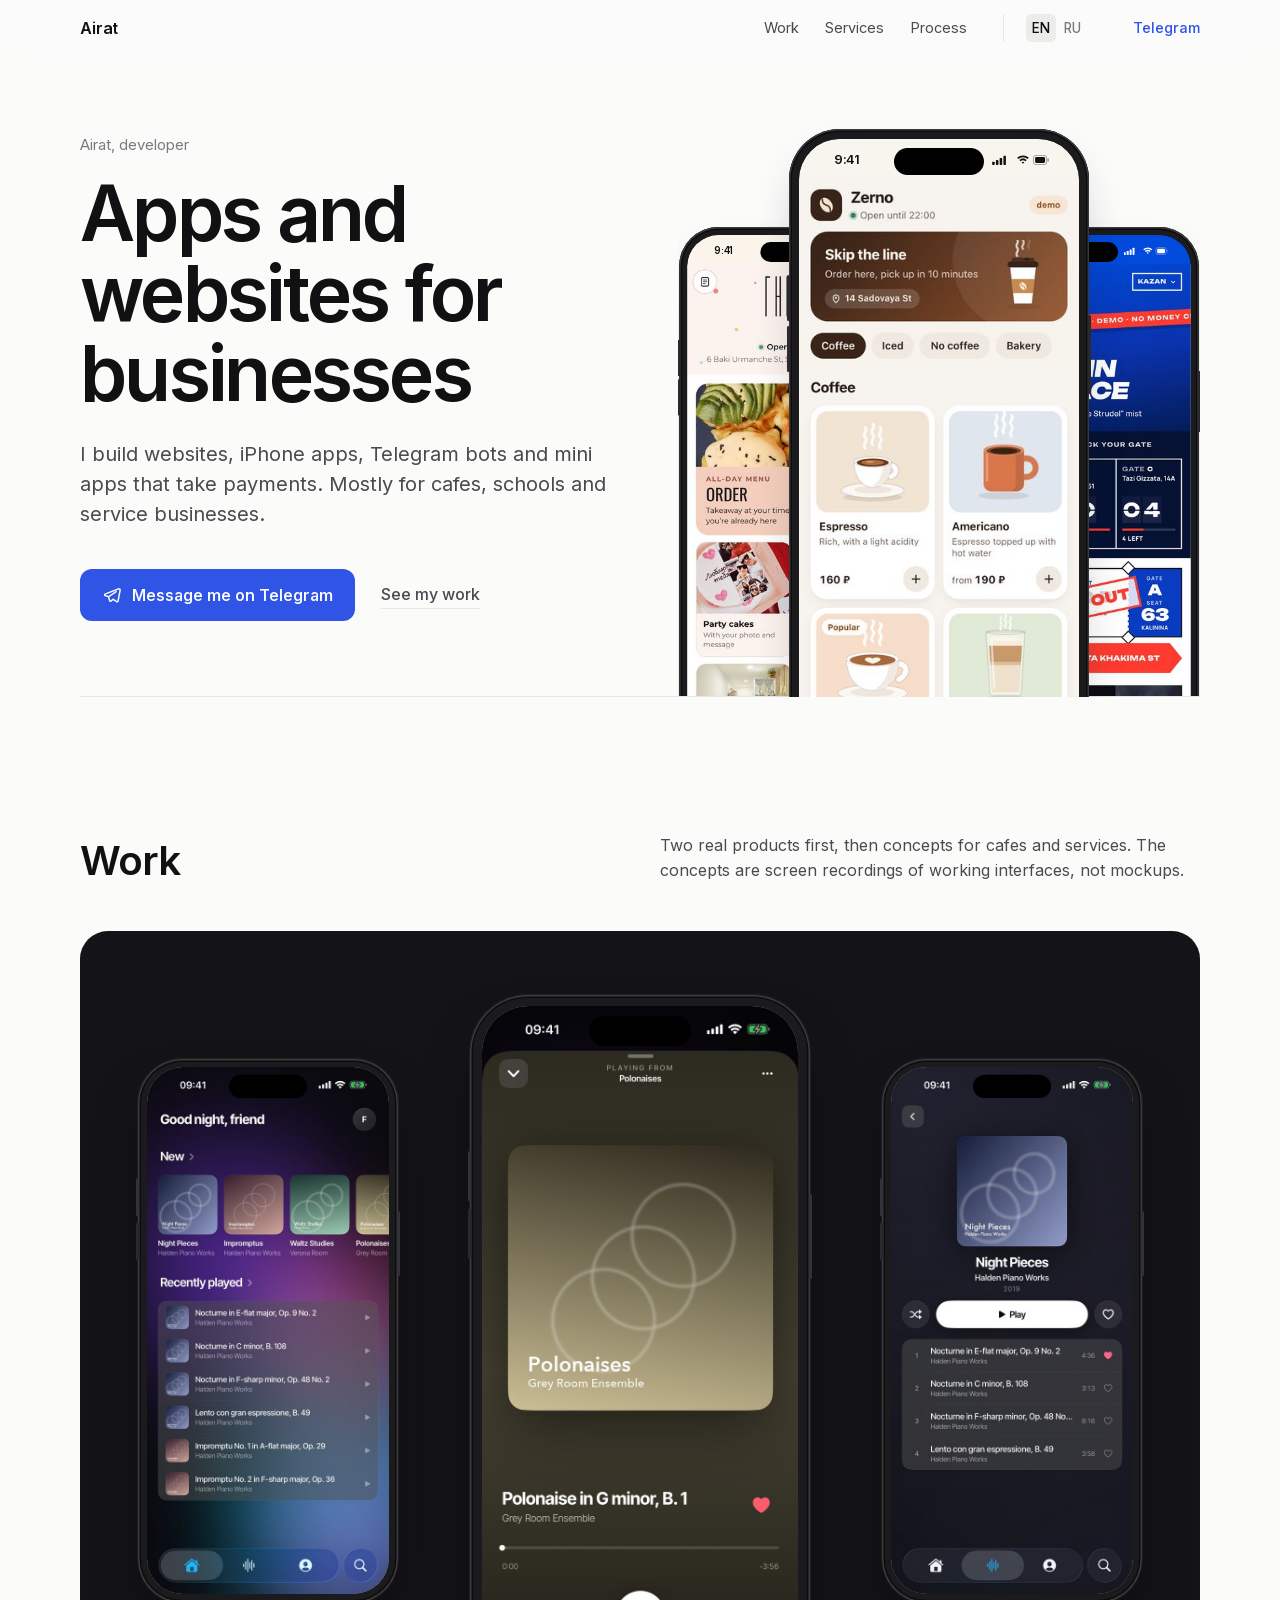
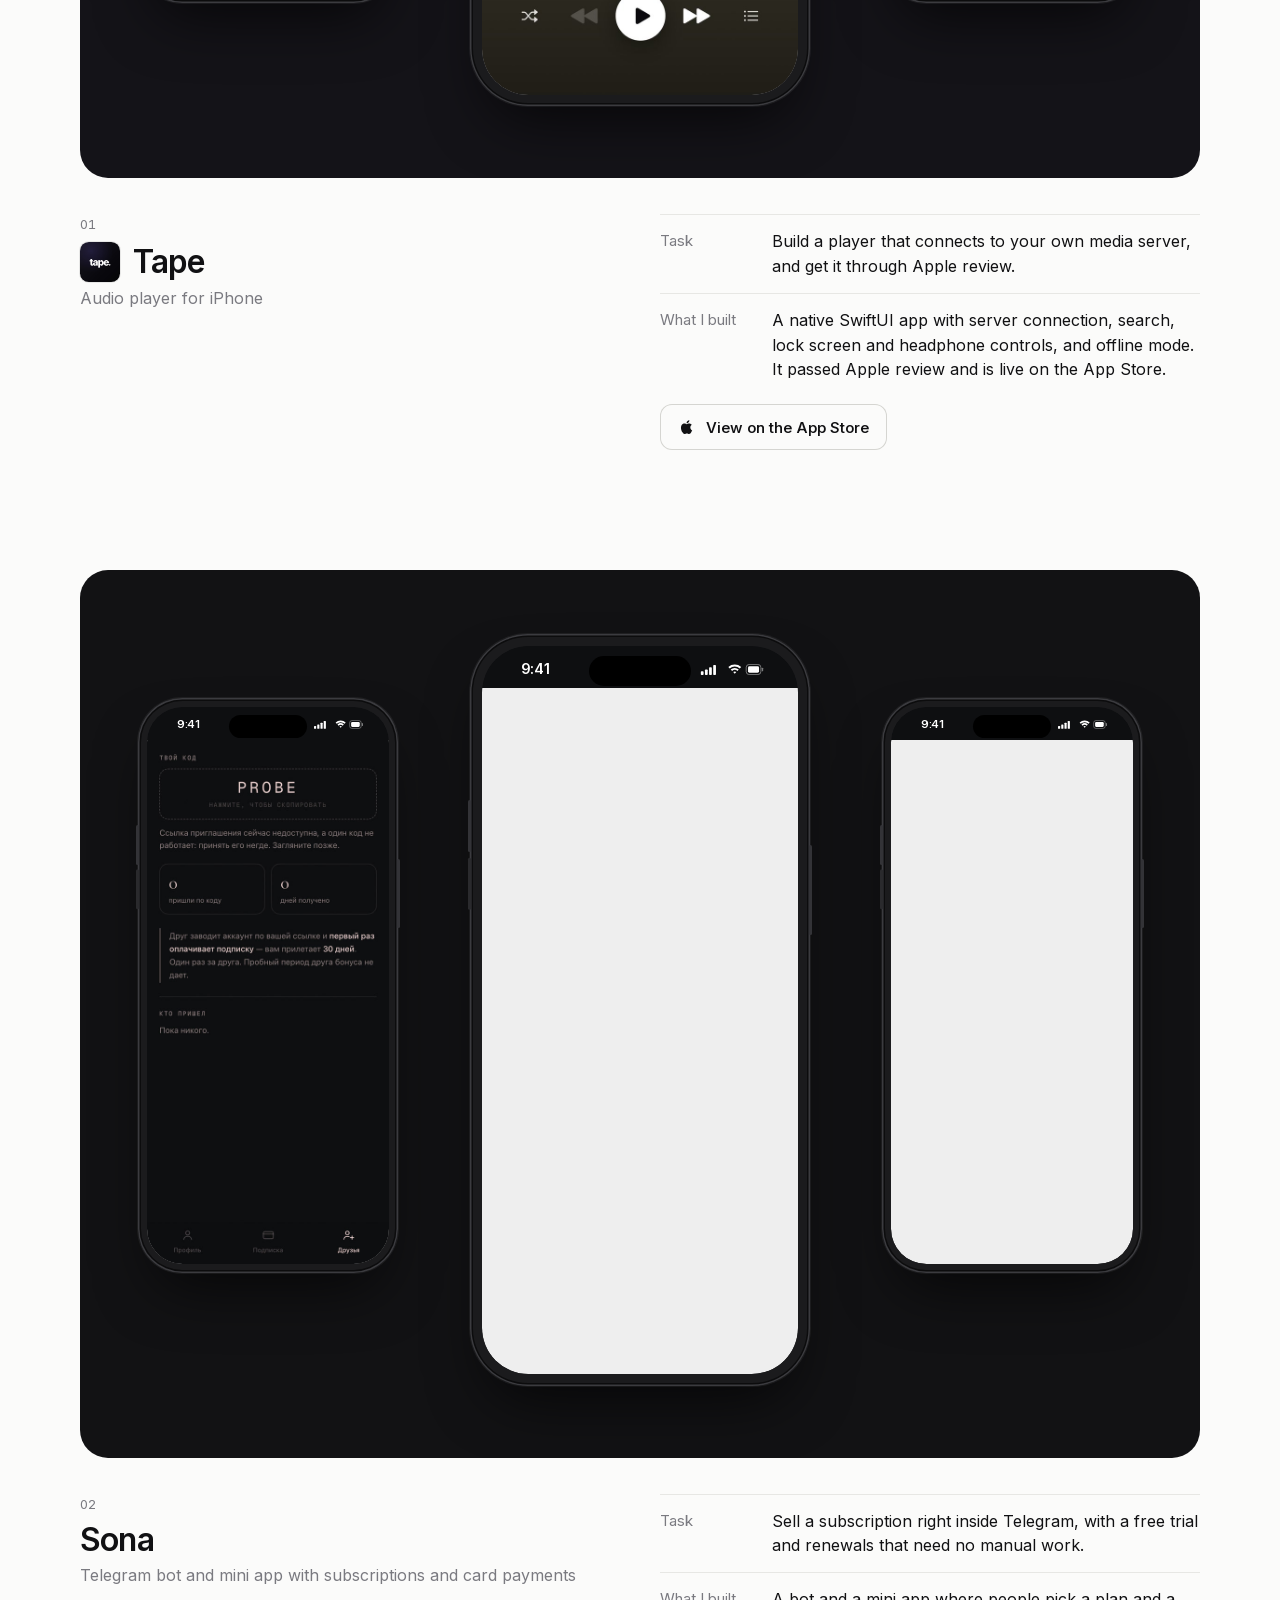
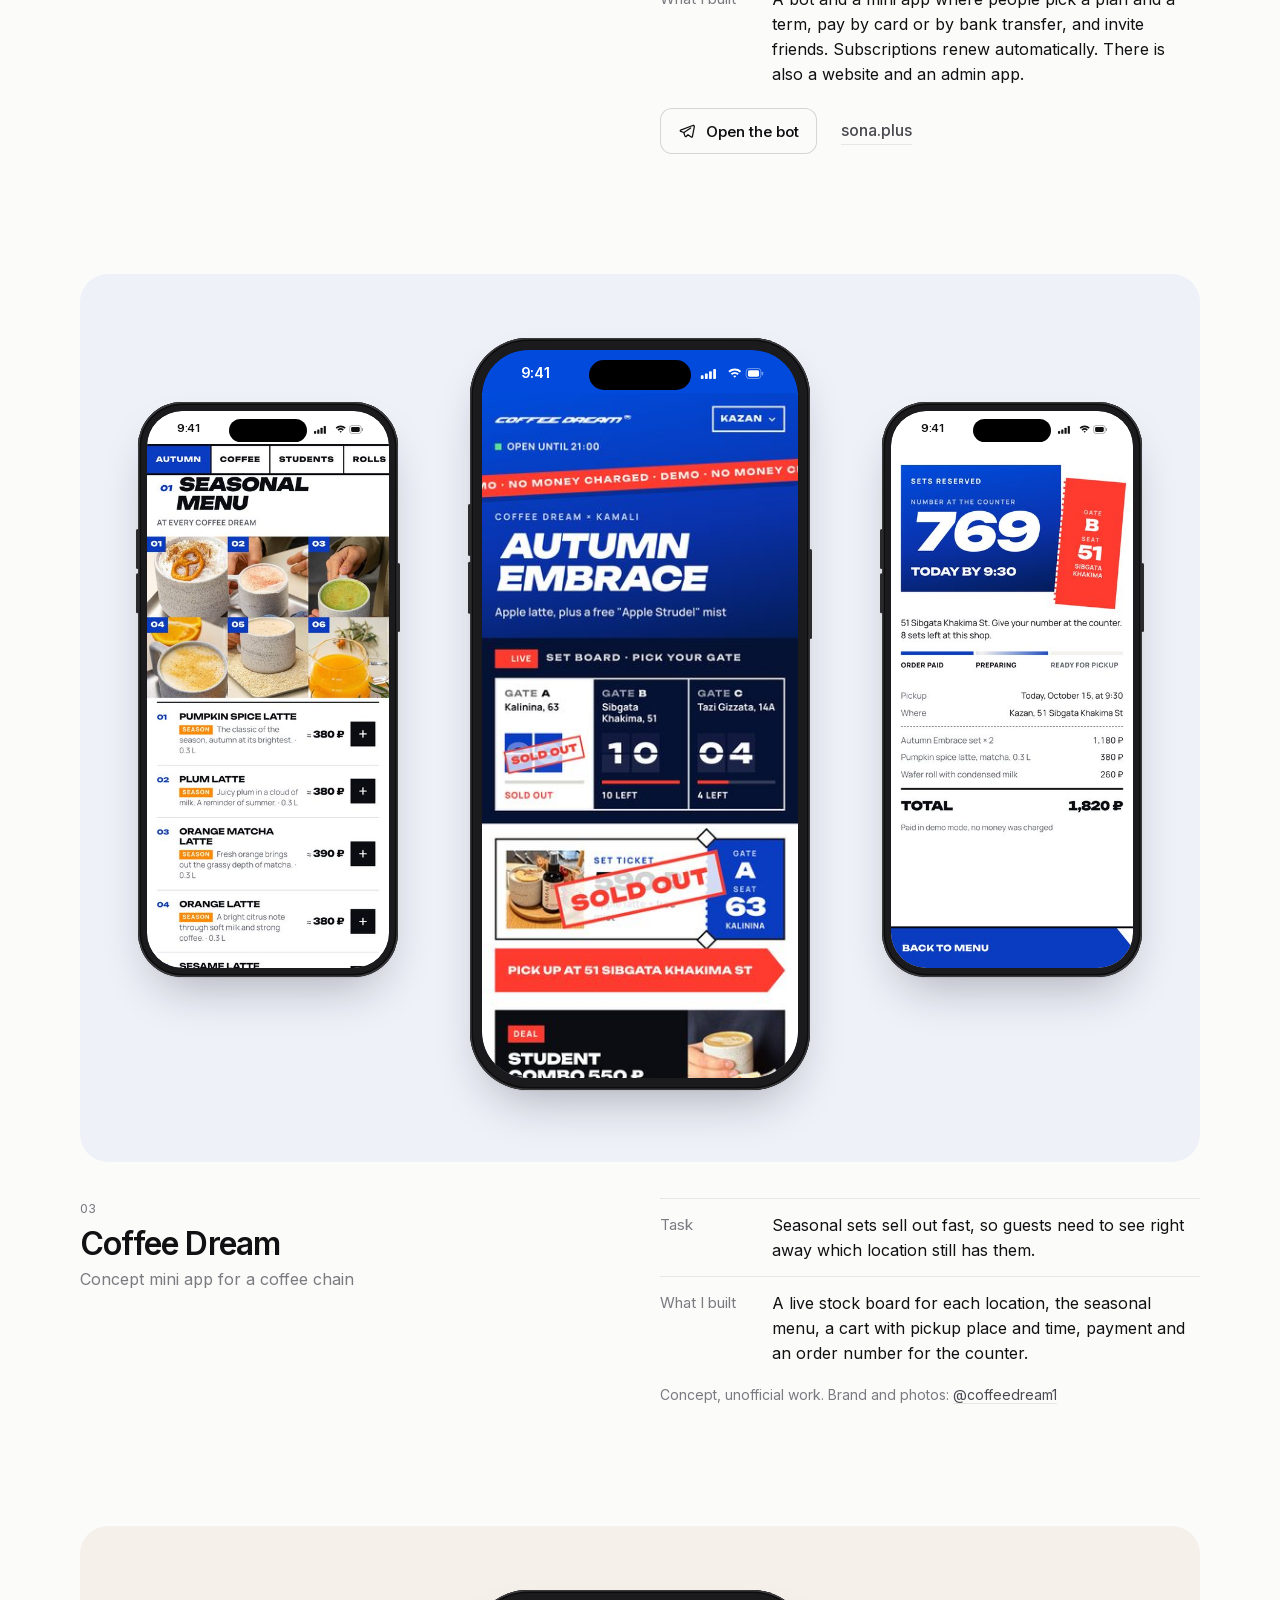
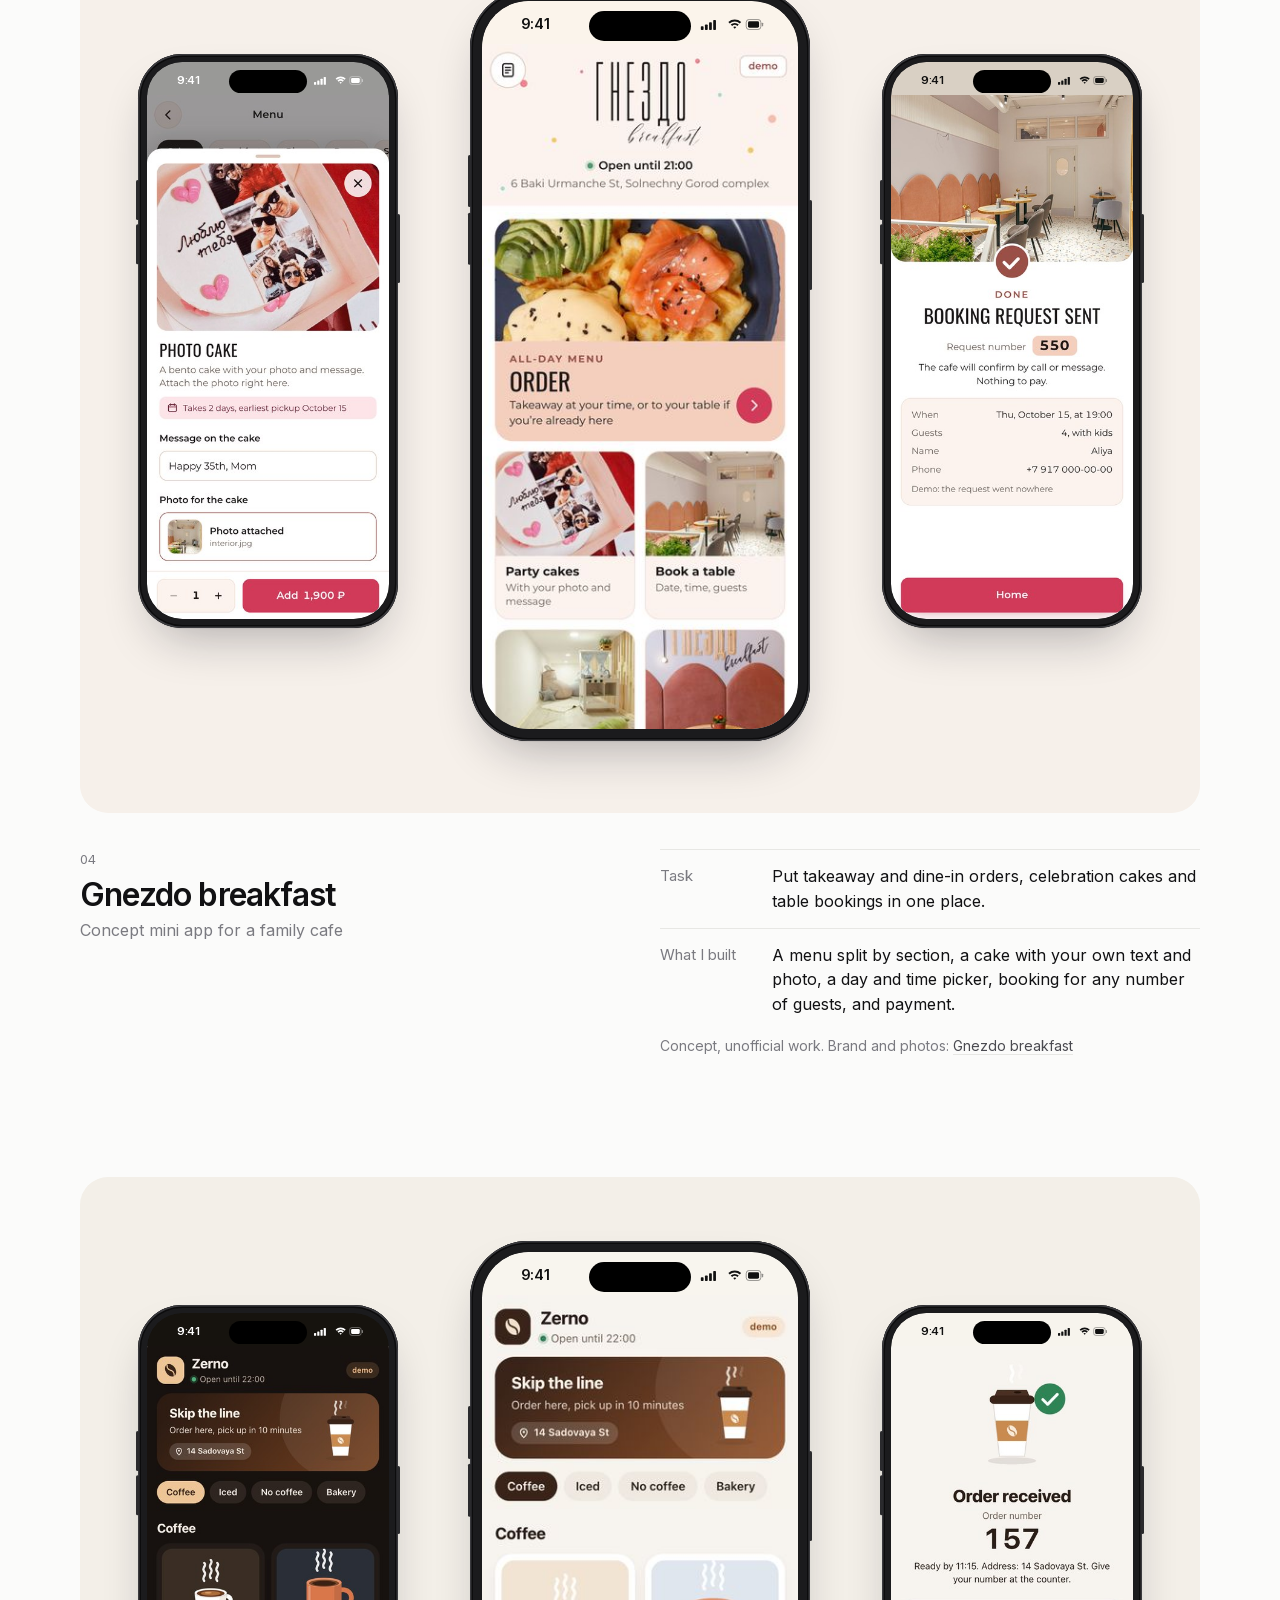
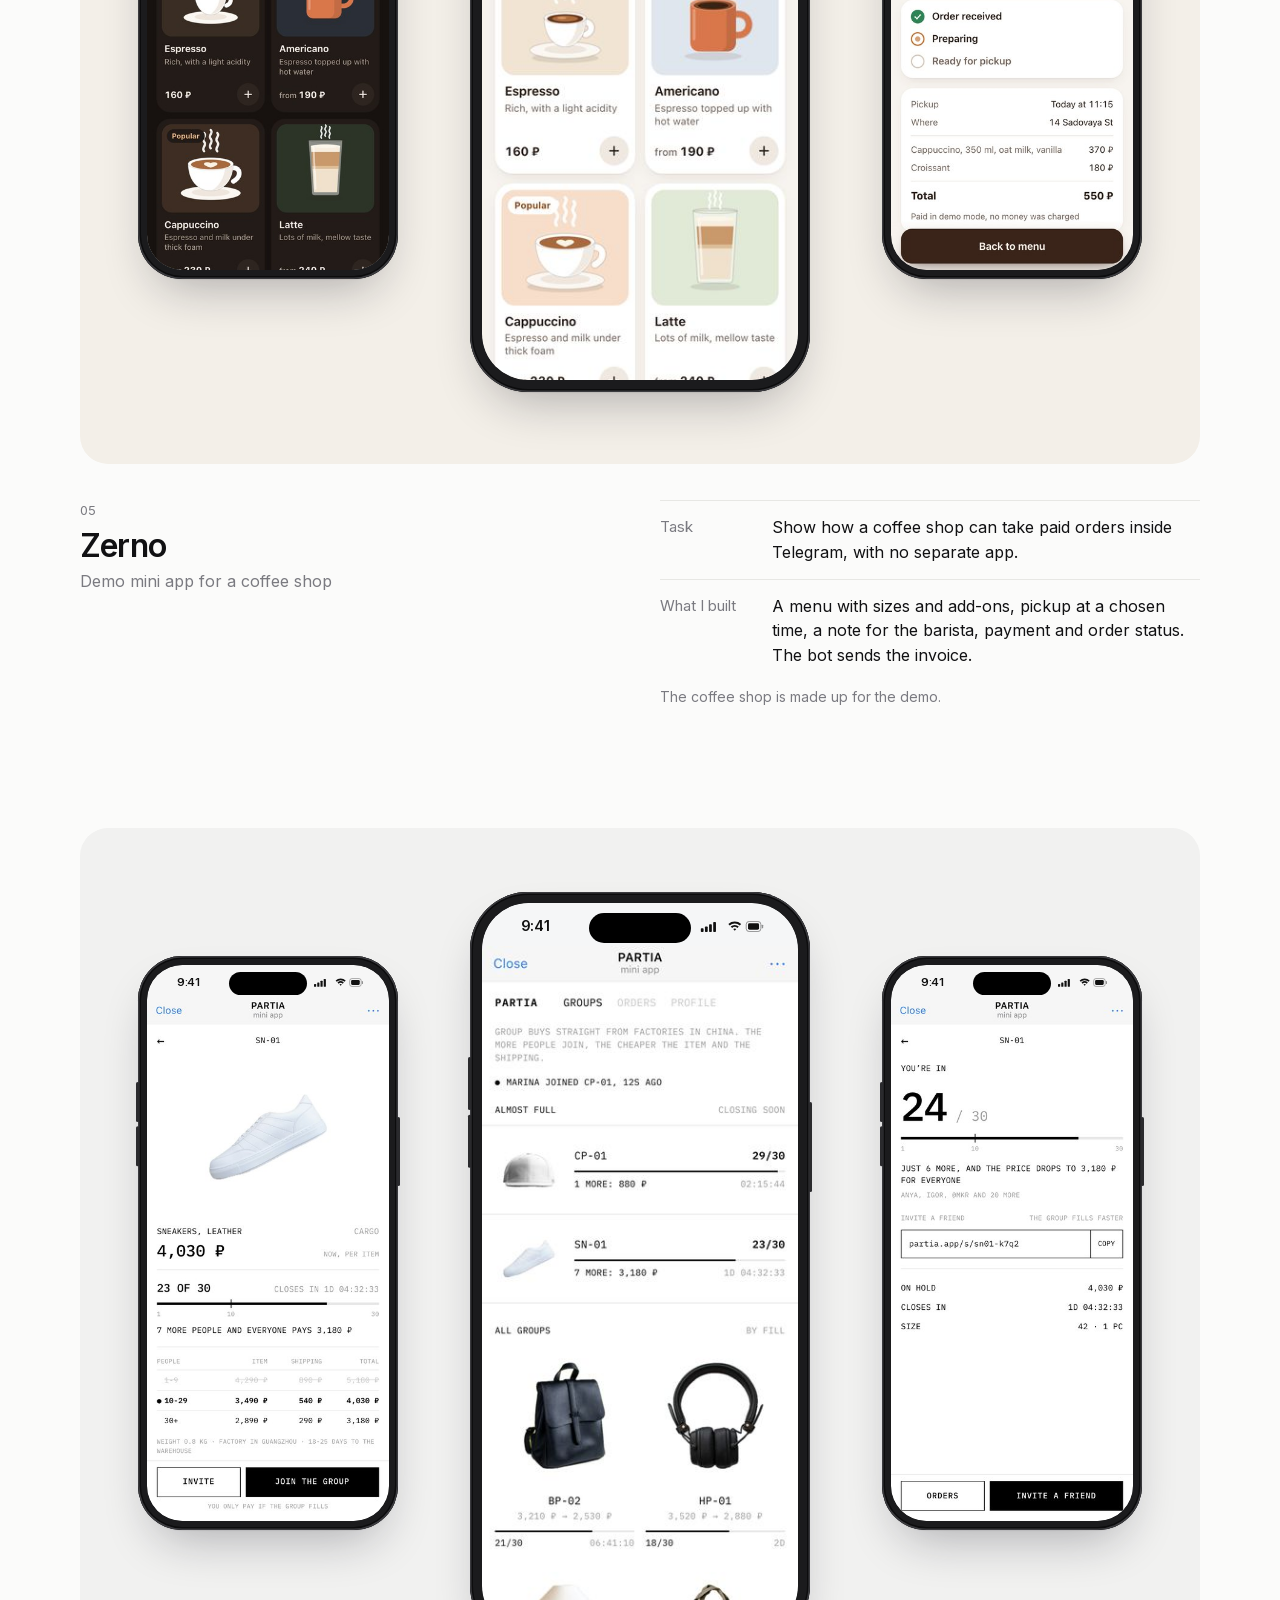
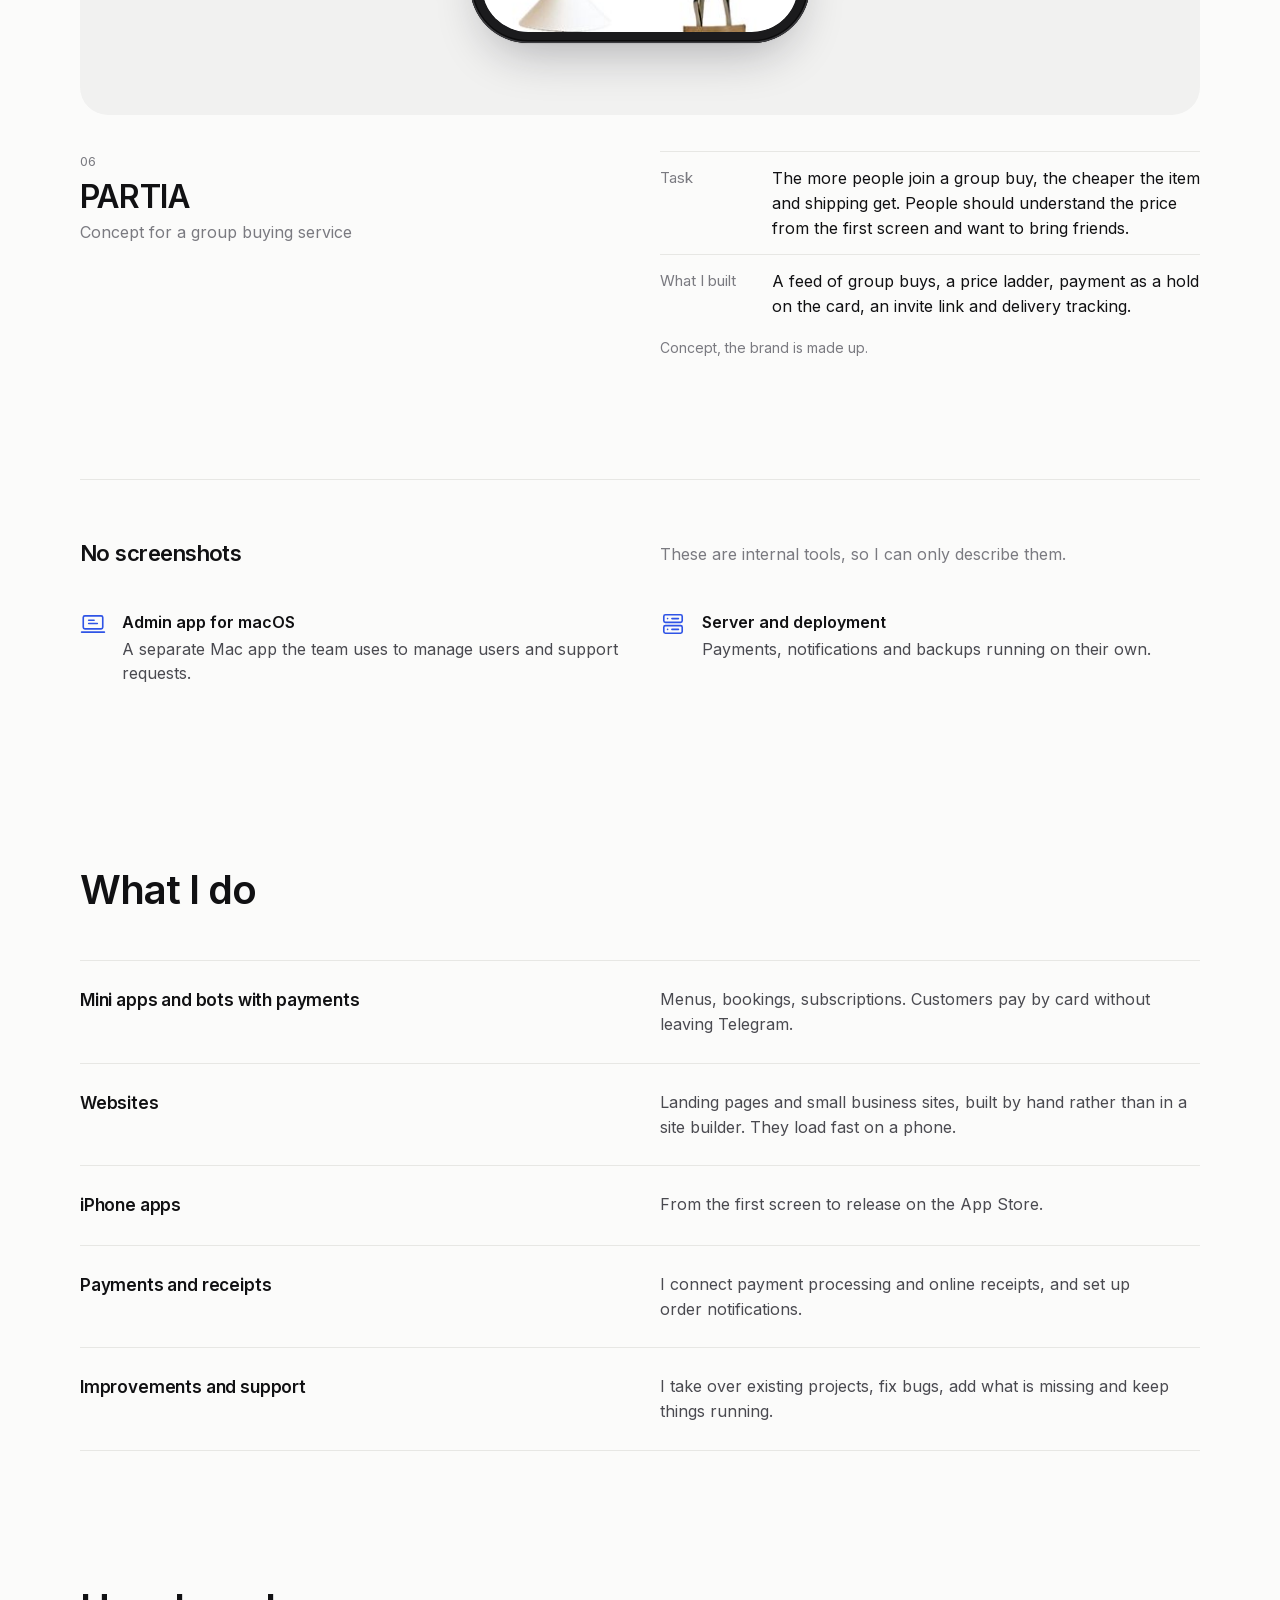
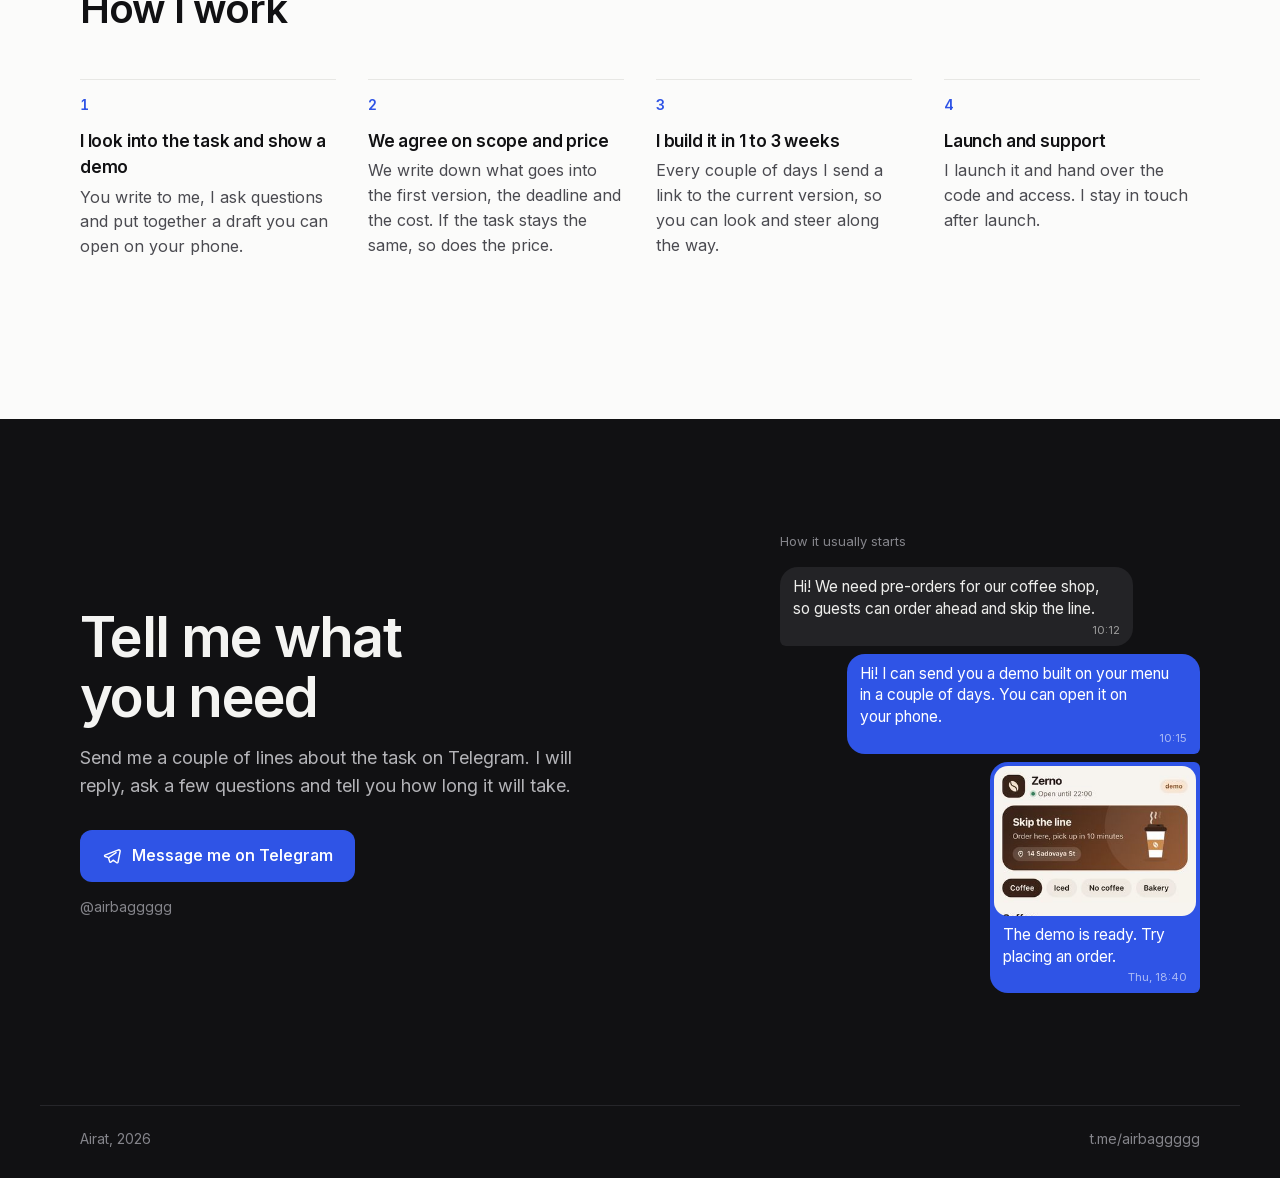
<file: index.html>
<!doctype html>
<html lang="en">
<head>
<meta charset="utf-8">
<meta name="viewport" content="width=device-width, initial-scale=1, viewport-fit=cover">
<title>Airat. Apps and websites for businesses</title>
<meta name="description" content="I build websites, iPhone apps, Telegram bots and mini apps with payments for cafes, schools and service businesses.">
<meta property="og:type" content="website">
<meta property="og:title" content="Airat. Apps and websites for businesses">
<meta property="og:description" content="Websites, iPhone apps, Telegram bots and mini apps with payments for cafes, schools and service businesses.">
<meta name="theme-color" content="#fbfbfa">
<link rel="canonical" href="https://airbagg.github.io/airat/">
<link rel="alternate" hreflang="en" href="https://airbagg.github.io/airat/">
<link rel="alternate" hreflang="ru" href="https://airbagg.github.io/airat/ru/">
<link rel="alternate" hreflang="x-default" href="https://airbagg.github.io/airat/">
<link rel="icon" href="assets/favicon.svg" type="image/svg+xml">
<link rel="preload" href="assets/fonts/inter-cyrillic.woff2" as="font" type="font/woff2" crossorigin>
<link rel="stylesheet" href="assets/style.css">
<script>document.documentElement.classList.add('js')</script>
</head>
<body>

<header class="top">
  <div class="wrap top-in">
    <a class="name" href="#top">Airat</a>
    <nav class="nav" aria-label="Sections">
      <a href="#works">Work</a>
      <a href="#services">Services</a>
      <a href="#process">Process</a>
    </nav>
    <span class="lang"><b aria-current="page">EN</b><a href="ru/" hreflang="ru" lang="ru">RU</a></span>
    <a class="top-tg" href="https://t.me/airbaggggg">Telegram</a>
  </div>
</header>

<main id="top">

  <section class="hero">
    <div class="wrap hero-grid">
      <div class="hero-text">
      <p class="hero-who reveal">Airat, developer</p>
      <h1 class="reveal">Apps and websites for businesses</h1>
      <p class="lead reveal">I build websites, iPhone apps, Telegram bots and mini apps that take payments. Mostly for cafes, schools and service businesses.</p>
      <div class="hero-cta reveal">
        <a class="btn" href="https://t.me/airbaggggg">
          <svg viewBox="0 0 24 24" aria-hidden="true"><path d="M20.5 4.3L3.6 10.9c-.8.3-.8 1.4 0 1.7l4.1 1.4 1.6 4.9c.2.7 1.1.9 1.6.4l2.4-2.3 4.3 3.1c.6.4 1.5.1 1.6-.6l2.6-13.3c.2-.9-.6-1.6-1.3-1.3z" fill="none" stroke="currentColor" stroke-width="1.7" stroke-linejoin="round"/><path d="M7.9 14.1l9-6.2" stroke="currentColor" stroke-width="1.7" stroke-linecap="round"/></svg>
          Message me on Telegram
        </a>
        <a class="link" href="#works">See my work</a>
      </div>
      </div>
      <div class="hero-art reveal" aria-hidden="true">
        <div class="device hero-l" style="--sb:#fbf4eb;--sbt:#111">
          <div class="screen">
            <div class="sbar"><span>9:41</span></div>
            <div class="view">
              <img src="assets/img/en/gnezdo-poster.jpg" alt="" decoding="async" width="332" height="720">
            </div>
          </div>
        </div>
        <div class="device hero-r" style="--sb:#014adc;--sbt:#fff">
          <div class="screen">
            <div class="sbar"><span>9:41</span></div>
            <div class="view">
              <img src="assets/img/en/coffeedream-poster.jpg" alt="" decoding="async" width="332" height="720">
            </div>
          </div>
        </div>
        <div class="device hero-c" style="--sb:#f8f5ee;--sbt:#111">
          <div class="screen">
            <div class="sbar"><span>9:41</span></div>
            <div class="view">
              <img src="assets/img/en/zerno-poster.jpg" alt="" fetchpriority="high" decoding="async" width="332" height="720">
              <video muted loop playsinline preload="none" data-src="assets/video/en/zerno.mp4" data-hero></video>
            </div>
          </div>
        </div>
      </div>
    </div>
  </section>

  <section class="works" id="works" aria-labelledby="works-h">
    <div class="wrap">
      <div class="sec-head reveal">
        <h2 id="works-h">Work</h2>
        <p>Two real products first, then concepts for cafes and services. The concepts are screen recordings of working interfaces, not mockups.</p>
      </div>

      <article class="work work-dark" style="--tint:#141318">
        <div class="stage reveal">
          <div class="device side side-l full" style="--sb:#050409;--sbt:#fff">
            <div class="screen">
              <div class="view">
                <img src="assets/img/tape-en-home.jpg" alt="Home screen: new releases and recently played" loading="lazy" decoding="async" width="520" height="1130">
              </div>
            </div>
          </div>
          <div class="device main full" style="--sb:#0b0a10;--sbt:#fff">
            <div class="screen">
              <div class="view">
                <img src="assets/img/tape-en-player.jpg" alt="Player screen" loading="lazy" decoding="async" width="680" height="1478">
              </div>
            </div>
          </div>
          <div class="device side side-r full" style="--sb:#050409;--sbt:#fff">
            <div class="screen">
              <div class="view">
                <img src="assets/img/tape-en-album.jpg" alt="Album screen" loading="lazy" decoding="async" width="520" height="1130">
              </div>
            </div>
          </div>
        </div>
        <div class="work-text reveal">
          <div class="work-title">
            <span class="work-no">01</span>
            <h3><img class="app-icon" src="assets/img/tape-icon.jpg" alt="" width="256" height="256" loading="lazy">Tape</h3>
            <p class="work-kind">Audio player for iPhone</p>
          </div>
          <dl class="work-dl">
            <div><dt>Task</dt><dd>Build a player that connects to your own media server, and get it through Apple review.</dd></div>
            <div><dt>What I built</dt><dd>A native SwiftUI app with server connection, search, lock screen and headphone controls, and offline mode. It passed Apple review and is live on the App Store.</dd></div>
          </dl>
          <div class="work-links">
            <a class="btn btn-line" href="https://apps.apple.com/app/tape-music-player/id6780871325"><svg viewBox="0 0 24 24" aria-hidden="true"><path d="M16.4 12.6c0-2.3 1.9-3.4 2-3.5-1.1-1.6-2.8-1.8-3.4-1.8-1.4-.1-2.8.9-3.5.9-.7 0-1.8-.9-3-.8-1.5 0-3 .9-3.8 2.3-1.6 2.8-.4 7 1.2 9.3.8 1.1 1.7 2.4 2.9 2.3 1.2 0 1.6-.7 3-.7s1.8.7 3 .7c1.3 0 2.1-1.1 2.8-2.3.9-1.3 1.3-2.6 1.3-2.6s-2.5-1-2.5-3.8zM14.1 5.8c.6-.8 1.1-1.8 1-2.8-.9 0-2 .6-2.7 1.4-.6.7-1.1 1.7-1 2.7 1 .1 2-.5 2.7-1.3z" fill="currentColor"/></svg>View on the App Store</a>
          </div>
        </div>
      </article>

      <article class="work work-dark" style="--tint:#121214">
        <div class="stage reveal">
          <div class="device side side-l" style="--sb:#0e0f11;--sbt:#fff">
            <div class="screen">
              <div class="sbar"><span>9:41</span></div>
              <div class="view">
                <img src="assets/img/sona-friends.jpg" alt="Inviting friends with a code" loading="lazy" decoding="async" width="520" height="1126">
              </div>
            </div>
          </div>
          <div class="device main" style="--sb:#0e0f11;--sbt:#fff">
            <div class="screen">
              <div class="sbar"><span>9:41</span></div>
              <div class="view">
                <img src="assets/img/sona-pay.jpg" alt="Picking a plan and a term, paying by card" loading="lazy" decoding="async" width="680" height="1472">
              </div>
            </div>
          </div>
          <div class="device side side-r" style="--sb:#0e0f11;--sbt:#fff">
            <div class="screen">
              <div class="sbar"><span>9:41</span></div>
              <div class="view">
                <img src="assets/img/sona-active.jpg" alt="Active subscription that renews on its own" loading="lazy" decoding="async" width="520" height="1126">
              </div>
            </div>
          </div>
        </div>
        <div class="work-text reveal">
          <div class="work-title">
            <span class="work-no">02</span>
            <h3>Sona</h3>
            <p class="work-kind">Telegram bot and mini app with subscriptions and card payments</p>
          </div>
          <dl class="work-dl">
            <div><dt>Task</dt><dd>Sell a subscription right inside Telegram, with a free trial and renewals that need no manual work.</dd></div>
            <div><dt>What I built</dt><dd>A bot and a mini app where people pick a plan and a term, pay by card or by bank transfer, and invite friends. Subscriptions renew automatically. There is also a website and an admin app.</dd></div>
          </dl>
          <div class="work-links">
            <a class="btn btn-line" href="https://t.me/Sona_sound_bot"><svg viewBox="0 0 24 24" aria-hidden="true"><path d="M20.5 4.3L3.6 10.9c-.8.3-.8 1.4 0 1.7l4.1 1.4 1.6 4.9c.2.7 1.1.9 1.6.4l2.4-2.3 4.3 3.1c.6.4 1.5.1 1.6-.6l2.6-13.3c.2-.9-.6-1.6-1.3-1.3z" fill="none" stroke="currentColor" stroke-width="1.7" stroke-linejoin="round"/><path d="M7.9 14.1l9-6.2" stroke="currentColor" stroke-width="1.7" stroke-linecap="round"/></svg>Open the bot</a>
            <a class="link" href="https://sona.plus">sona.plus</a>
          </div>
        </div>
      </article>

      <article class="work" style="--tint:#eef1f8">
        <div class="stage reveal">
          <div class="device side side-l" style="--sb:#fff;--sbt:#111">
            <div class="screen">
              <div class="sbar"><span>9:41</span></div>
              <div class="view">
                <img src="assets/img/en/coffeedream-season.jpg" alt="Seasonal menu" loading="lazy" decoding="async" width="400" height="866">
              </div>
            </div>
          </div>
          <div class="device main" style="--sb:#014adc;--sbt:#fff">
            <div class="screen">
              <div class="sbar"><span>9:41</span></div>
              <div class="view">
                <img src="assets/img/en/coffeedream-poster.jpg" alt="" loading="lazy" decoding="async" width="332" height="720">
            <video muted loop playsinline preload="none" data-src="assets/video/en/coffeedream.mp4" aria-label="Screen recording: ordering a seasonal set in Coffee Dream"></video>
              </div>
            </div>
          </div>
          <div class="device side side-r" style="--sb:#fff;--sbt:#111">
            <div class="screen">
              <div class="sbar"><span>9:41</span></div>
              <div class="view">
                <img src="assets/img/en/coffeedream-done.jpg" alt="Paid order with a number for the counter" loading="lazy" decoding="async" width="400" height="866">
              </div>
            </div>
          </div>
        </div>
        <div class="work-text reveal">
          <div class="work-title">
            <span class="work-no">03</span>
            <h3>Coffee Dream</h3>
            <p class="work-kind">Concept mini app for a coffee chain</p>
          </div>
          <dl class="work-dl">
            <div><dt>Task</dt><dd>Seasonal sets sell out fast, so guests need to see right away which location still has them.</dd></div>
            <div><dt>What I built</dt><dd>A live stock board for each location, the seasonal menu, a cart with pickup place and time, payment and an order number for the counter.</dd></div>
          </dl>
          <p class="credit">Concept, unofficial work. Brand and photos: <a href="https://t.me/coffeedream1">@coffeedream1</a></p>
        </div>
      </article>

      <article class="work" style="--tint:#f6f0ea">
        <div class="stage reveal">
          <div class="device side side-l" style="--sb:#999997;--sbt:#fff">
            <div class="screen">
              <div class="sbar"><span>9:41</span></div>
              <div class="view">
                <img src="assets/img/en/gnezdo-cake.jpg" alt="Cake with a photo and custom text" loading="lazy" decoding="async" width="400" height="866">
              </div>
            </div>
          </div>
          <div class="device main" style="--sb:#fbf4eb;--sbt:#111">
            <div class="screen">
              <div class="sbar"><span>9:41</span></div>
              <div class="view">
                <img src="assets/img/en/gnezdo-poster.jpg" alt="" loading="lazy" decoding="async" width="332" height="720">
            <video muted loop playsinline preload="none" data-src="assets/video/en/gnezdo.mp4" aria-label="Screen recording: ordering a cake and booking a table at Gnezdo"></video>
              </div>
            </div>
          </div>
          <div class="device side side-r" style="--sb:#d9d0c4;--sbt:#111">
            <div class="screen">
              <div class="sbar"><span>9:41</span></div>
              <div class="view">
                <img src="assets/img/en/gnezdo-book.jpg" alt="Table booking request sent" loading="lazy" decoding="async" width="400" height="866">
              </div>
            </div>
          </div>
        </div>
        <div class="work-text reveal">
          <div class="work-title">
            <span class="work-no">04</span>
            <h3>Gnezdo breakfast</h3>
            <p class="work-kind">Concept mini app for a family cafe</p>
          </div>
          <dl class="work-dl">
            <div><dt>Task</dt><dd>Put takeaway and dine-in orders, celebration cakes and table bookings in one place.</dd></div>
            <div><dt>What I built</dt><dd>A menu split by section, a cake with your own text and photo, a day and time picker, booking for any number of guests, and payment.</dd></div>
          </dl>
          <p class="credit">Concept, unofficial work. Brand and photos: <a href="https://t.me/gnezdobreakfast">Gnezdo breakfast</a></p>
        </div>
      </article>

      <article class="work" style="--tint:#f3efe8">
        <div class="stage reveal">
          <div class="device side side-l" style="--sb:#16130e;--sbt:#fff">
            <div class="screen">
              <div class="sbar"><span>9:41</span></div>
              <div class="view">
                <img src="assets/img/en/zerno-dark.jpg" alt="Menu in dark mode" loading="lazy" decoding="async" width="400" height="866">
              </div>
            </div>
          </div>
          <div class="device main" style="--sb:#f8f5ee;--sbt:#111">
            <div class="screen">
              <div class="sbar"><span>9:41</span></div>
              <div class="view">
                <img src="assets/img/en/zerno-poster.jpg" alt="" loading="lazy" decoding="async" width="332" height="720">
            <video muted loop playsinline preload="none" data-src="assets/video/en/zerno.mp4" aria-label="Screen recording: ordering a cappuccino in the Zerno demo"></video>
              </div>
            </div>
          </div>
          <div class="device side side-r" style="--sb:#f7f4ed;--sbt:#111">
            <div class="screen">
              <div class="sbar"><span>9:41</span></div>
              <div class="view">
                <img src="assets/img/en/zerno-done.jpg" alt="Order accepted, with its number and status" loading="lazy" decoding="async" width="400" height="866">
              </div>
            </div>
          </div>
        </div>
        <div class="work-text reveal">
          <div class="work-title">
            <span class="work-no">05</span>
            <h3>Zerno</h3>
            <p class="work-kind">Demo mini app for a coffee shop</p>
          </div>
          <dl class="work-dl">
            <div><dt>Task</dt><dd>Show how a coffee shop can take paid orders inside Telegram, with no separate app.</dd></div>
            <div><dt>What I built</dt><dd>A menu with sizes and add-ons, pickup at a chosen time, a note for the barista, payment and order status. The bot sends the invoice.</dd></div>
          </dl>
          <p class="credit">The coffee shop is made up for the demo.</p>
        </div>
      </article>

      <article class="work" style="--tint:#f1f1f0">
        <div class="stage reveal">
          <div class="device side side-l" style="--sb:#f6f6f6;--sbt:#111">
            <div class="screen">
              <div class="sbar"><span>9:41</span></div>
              <div class="view">
                <img src="assets/img/en/partia-item.jpg" alt="Product card with the price ladder" loading="lazy" decoding="async" width="400" height="866">
              </div>
            </div>
          </div>
          <div class="device main" style="--sb:#f5f6f7;--sbt:#111">
            <div class="screen">
              <div class="sbar"><span>9:41</span></div>
              <div class="view">
                <img src="assets/img/en/partia-poster.jpg" alt="" loading="lazy" decoding="async" width="332" height="720">
            <video muted loop playsinline preload="none" data-src="assets/video/en/partia.mp4" aria-label="Screen recording: joining a group buy in PARTIA"></video>
              </div>
            </div>
          </div>
          <div class="device side side-r" style="--sb:#f6f6f6;--sbt:#111">
            <div class="screen">
              <div class="sbar"><span>9:41</span></div>
              <div class="view">
                <img src="assets/img/en/partia-group.jpg" alt="Joined a group buy, with an invite link for friends" loading="lazy" decoding="async" width="400" height="866">
              </div>
            </div>
          </div>
        </div>
        <div class="work-text reveal">
          <div class="work-title">
            <span class="work-no">06</span>
            <h3>PARTIA</h3>
            <p class="work-kind">Concept for a group buying service</p>
          </div>
          <dl class="work-dl">
            <div><dt>Task</dt><dd>The more people join a group buy, the cheaper the item and shipping get. People should understand the price from the first screen and want to bring friends.</dd></div>
            <div><dt>What I built</dt><dd>A feed of group buys, a price ladder, payment as a hold on the card, an invite link and delivery tracking.</dd></div>
          </dl>
          <p class="credit">Concept, the brand is made up.</p>
        </div>
      </article>

      <div class="private reveal">
        <h3>No screenshots</h3>
        <p class="private-note">These are internal tools, so I can only describe them.</p>
        <ul class="private-list">
          <li>
            <svg viewBox="0 0 24 24" aria-hidden="true"><rect x="3" y="4.5" width="18" height="12" rx="1.5"/><path d="M1.5 19.5h21"/><path d="M8 8.5h5M8 11.5h8"/></svg>
            <div><b>Admin app for macOS</b><span>A separate Mac app the team uses to manage users and support requests.</span></div>
          </li>
          <li>
            <svg viewBox="0 0 24 24" aria-hidden="true"><rect x="3.5" y="3.5" width="17" height="7" rx="1.5"/><rect x="3.5" y="13.5" width="17" height="7" rx="1.5"/><path d="M7 7h.01M7 17h.01M11 7h6M11 17h6"/></svg>
            <div><b>Server and deployment</b><span>Payments, notifications and backups running on their own.</span></div>
          </li>
        </ul>
      </div>
    </div>
  </section>

  <section class="services wrap" id="services" aria-labelledby="services-h">
    <div class="sec-head reveal">
      <h2 id="services-h">What I do</h2>
    </div>
    <ul class="rows">
      <li class="reveal"><b>Mini apps and bots with payments</b><p>Menus, bookings, subscriptions. Customers pay by card without leaving Telegram.</p></li>
      <li class="reveal"><b>Websites</b><p>Landing pages and small business sites, built by hand rather than in a site builder. They load fast on a phone.</p></li>
      <li class="reveal"><b>iPhone apps</b><p>From the first screen to release on the App Store.</p></li>
      <li class="reveal"><b>Payments and receipts</b><p>I connect payment processing and online receipts, and set up order notifications.</p></li>
      <li class="reveal"><b>Improvements and support</b><p>I take over existing projects, fix bugs, add what is missing and keep things running.</p></li>
    </ul>
  </section>

  <section class="process wrap" id="process" aria-labelledby="process-h">
    <div class="sec-head reveal">
      <h2 id="process-h">How I work</h2>
    </div>
    <ol class="steps">
      <li class="reveal"><span class="step-no">1</span><b>I look into the task and show a demo</b><p>You write to me, I ask questions and put together a draft you can open on your phone.</p></li>
      <li class="reveal"><span class="step-no">2</span><b>We agree on scope and price</b><p>We write down what goes into the first version, the deadline and the cost. If the task stays the same, so does the price.</p></li>
      <li class="reveal"><span class="step-no">3</span><b>I build it in 1 to 3 weeks</b><p>Every couple of days I send a link to the current version, so you can look and steer along the way.</p></li>
      <li class="reveal"><span class="step-no">4</span><b>Launch and support</b><p>I launch it and hand over the code and access. I stay in touch after launch.</p></li>
    </ol>
  </section>

  <section class="contact" id="contact" aria-labelledby="contact-h">
    <div class="wrap contact-in">
      <div class="contact-text reveal">
        <h2 id="contact-h">Tell me what you need</h2>
        <p>Send me a couple of lines about the task on Telegram. I will reply, ask a few questions and tell you how long it will take.</p>
        <a class="btn" href="https://t.me/airbaggggg">
          <svg viewBox="0 0 24 24" aria-hidden="true"><path d="M20.5 4.3L3.6 10.9c-.8.3-.8 1.4 0 1.7l4.1 1.4 1.6 4.9c.2.7 1.1.9 1.6.4l2.4-2.3 4.3 3.1c.6.4 1.5.1 1.6-.6l2.6-13.3c.2-.9-.6-1.6-1.3-1.3z" fill="none" stroke="currentColor" stroke-width="1.7" stroke-linejoin="round"/><path d="M7.9 14.1l9-6.2" stroke="currentColor" stroke-width="1.7" stroke-linecap="round"/></svg>
          Message me on Telegram
        </a>
        <p class="handle">@airbaggggg</p>
      </div>
      <figure class="chat reveal" aria-label="Example conversation">
        <figcaption class="chat-cap">How it usually starts</figcaption>
        <div class="msg in"><p>Hi! We need pre-orders for our coffee shop, so guests can order ahead and skip the line.</p><time>10:12</time></div>
        <div class="msg out"><p>Hi! I can send you a demo built on your menu in a couple of days. You can open it on your phone.</p><time>10:15</time></div>
        <div class="msg out msg-media">
          <img src="assets/img/en/zerno-poster.jpg" alt="Frame from a coffee shop mini app demo" loading="lazy" decoding="async" width="332" height="720">
          <p>The demo is ready. Try placing an order.</p><time>Thu, 18:40</time>
        </div>
      </figure>
    </div>
  </section>

</main>

<footer class="foot">
  <div class="wrap foot-in">
    <span>Airat, 2026</span>
    <a href="https://t.me/airbaggggg">t.me/airbaggggg</a>
  </div>
</footer>

<script src="assets/main.js" defer></script>
</body>
</html>
</file>
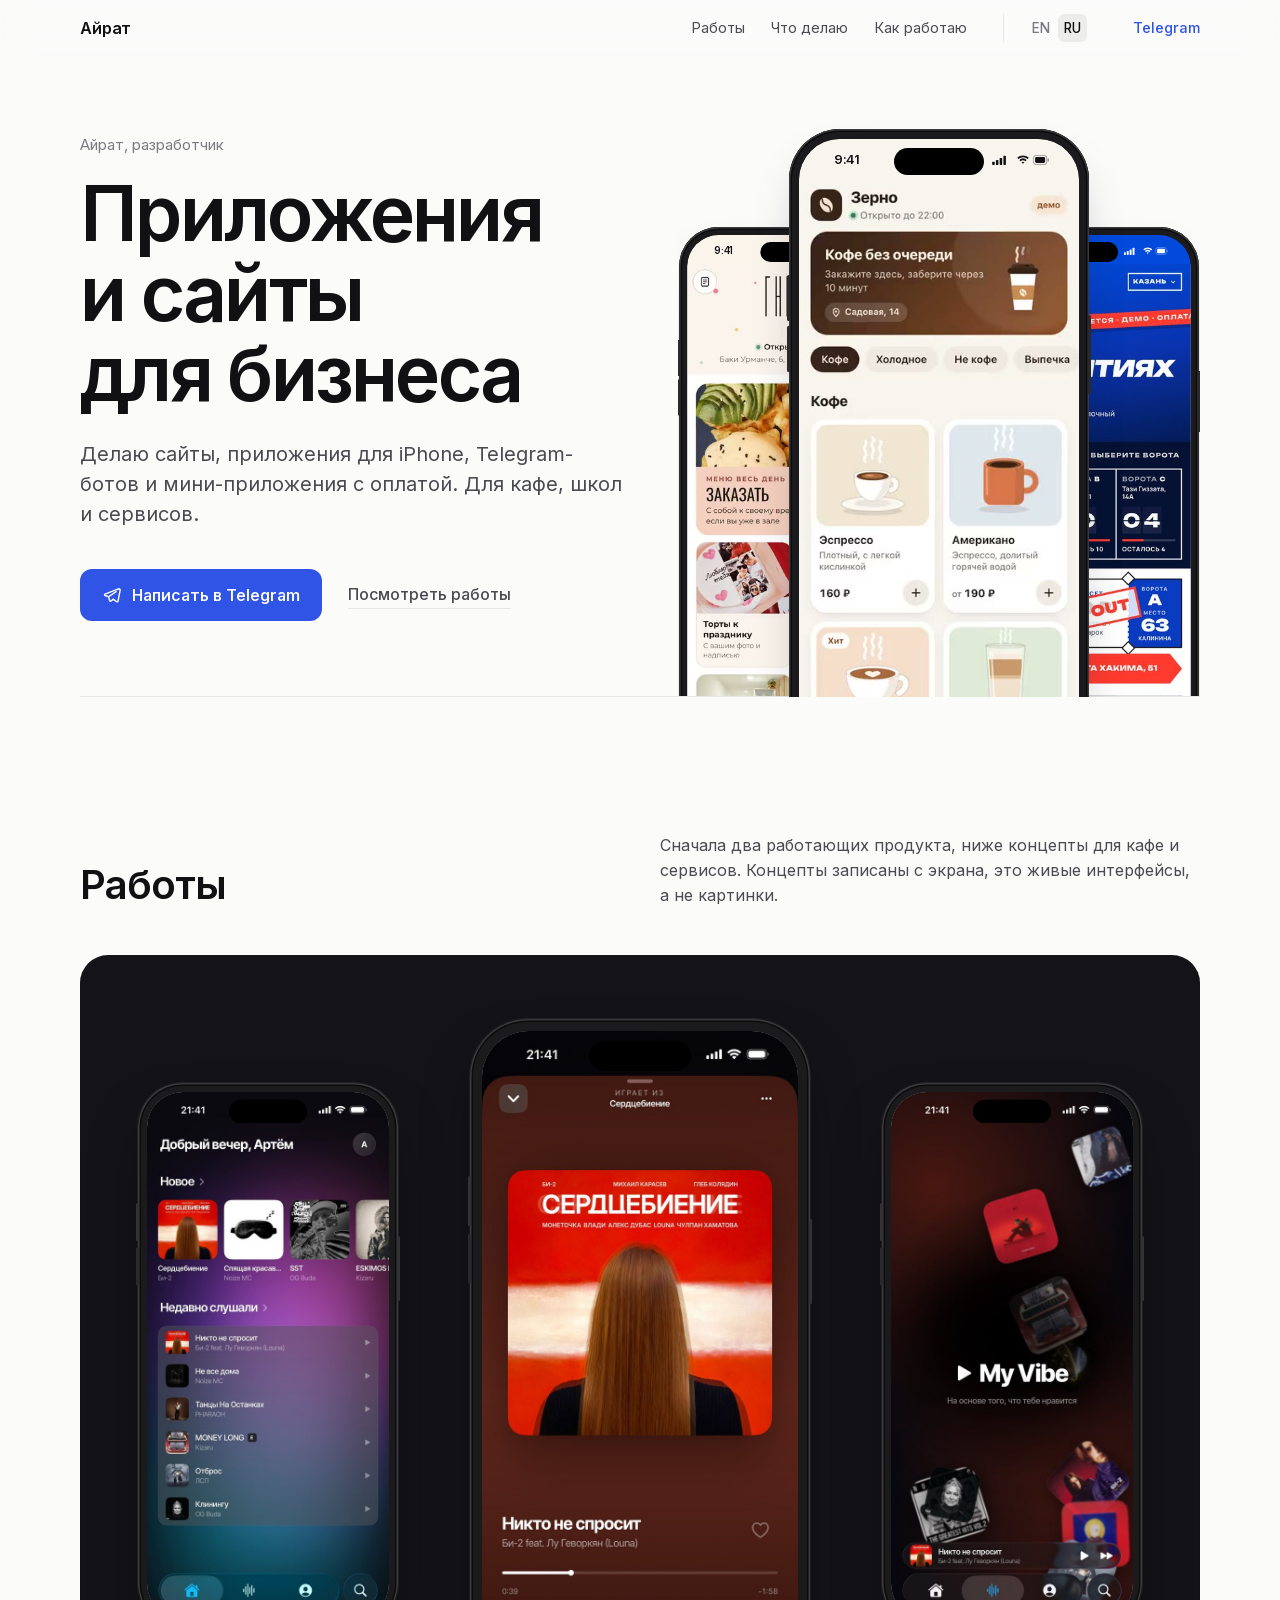
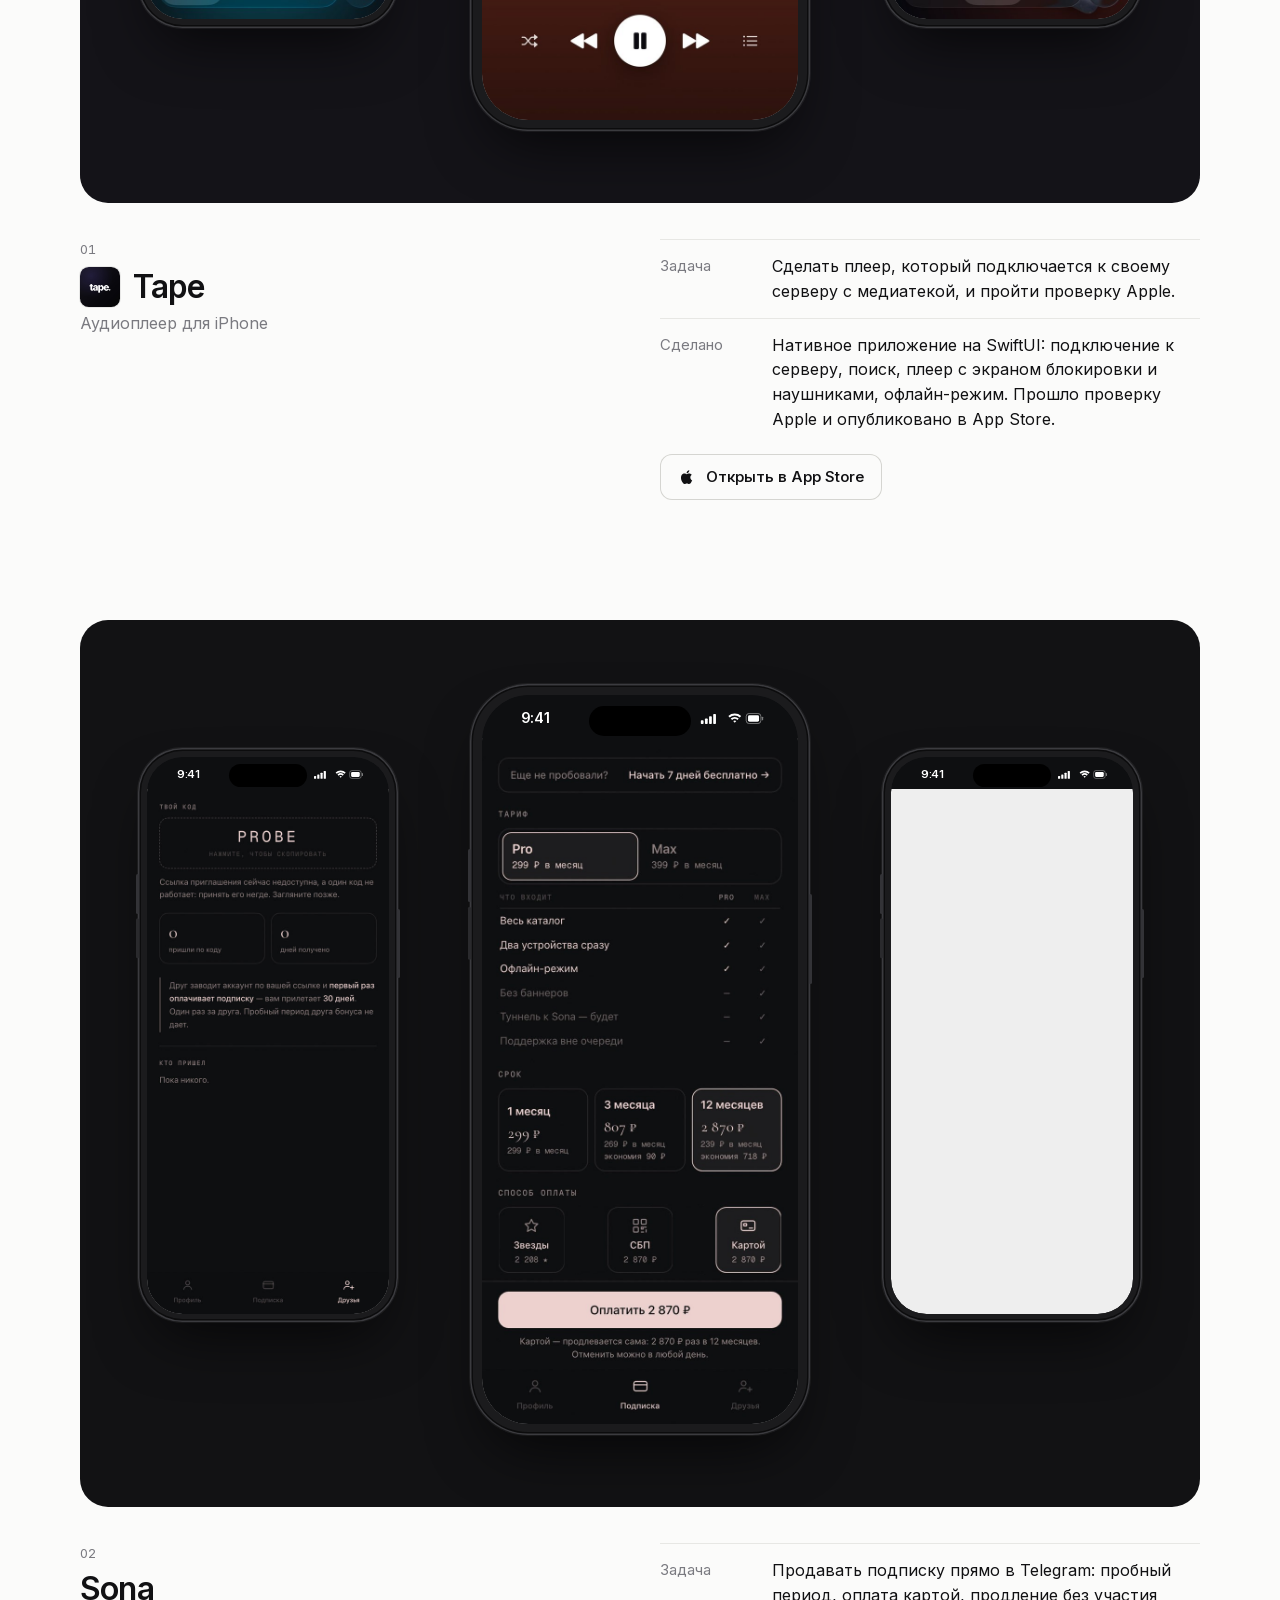
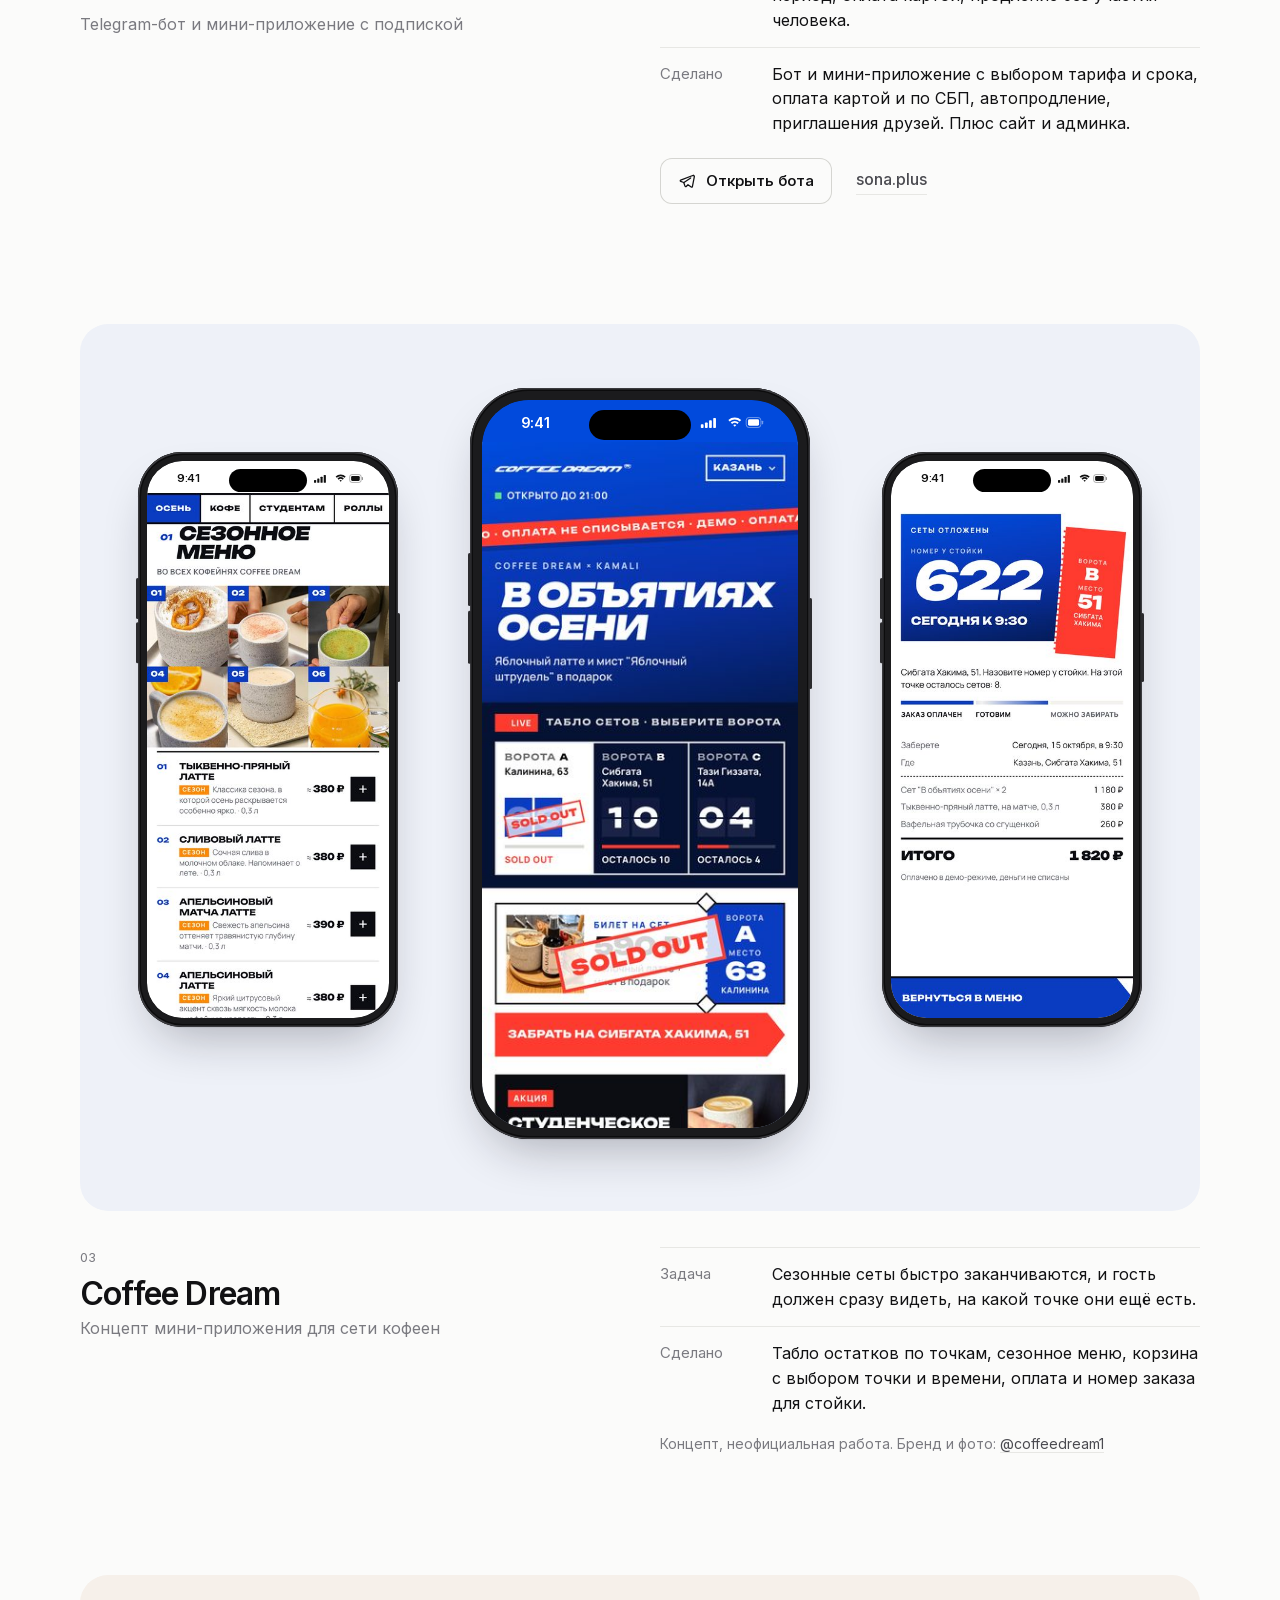
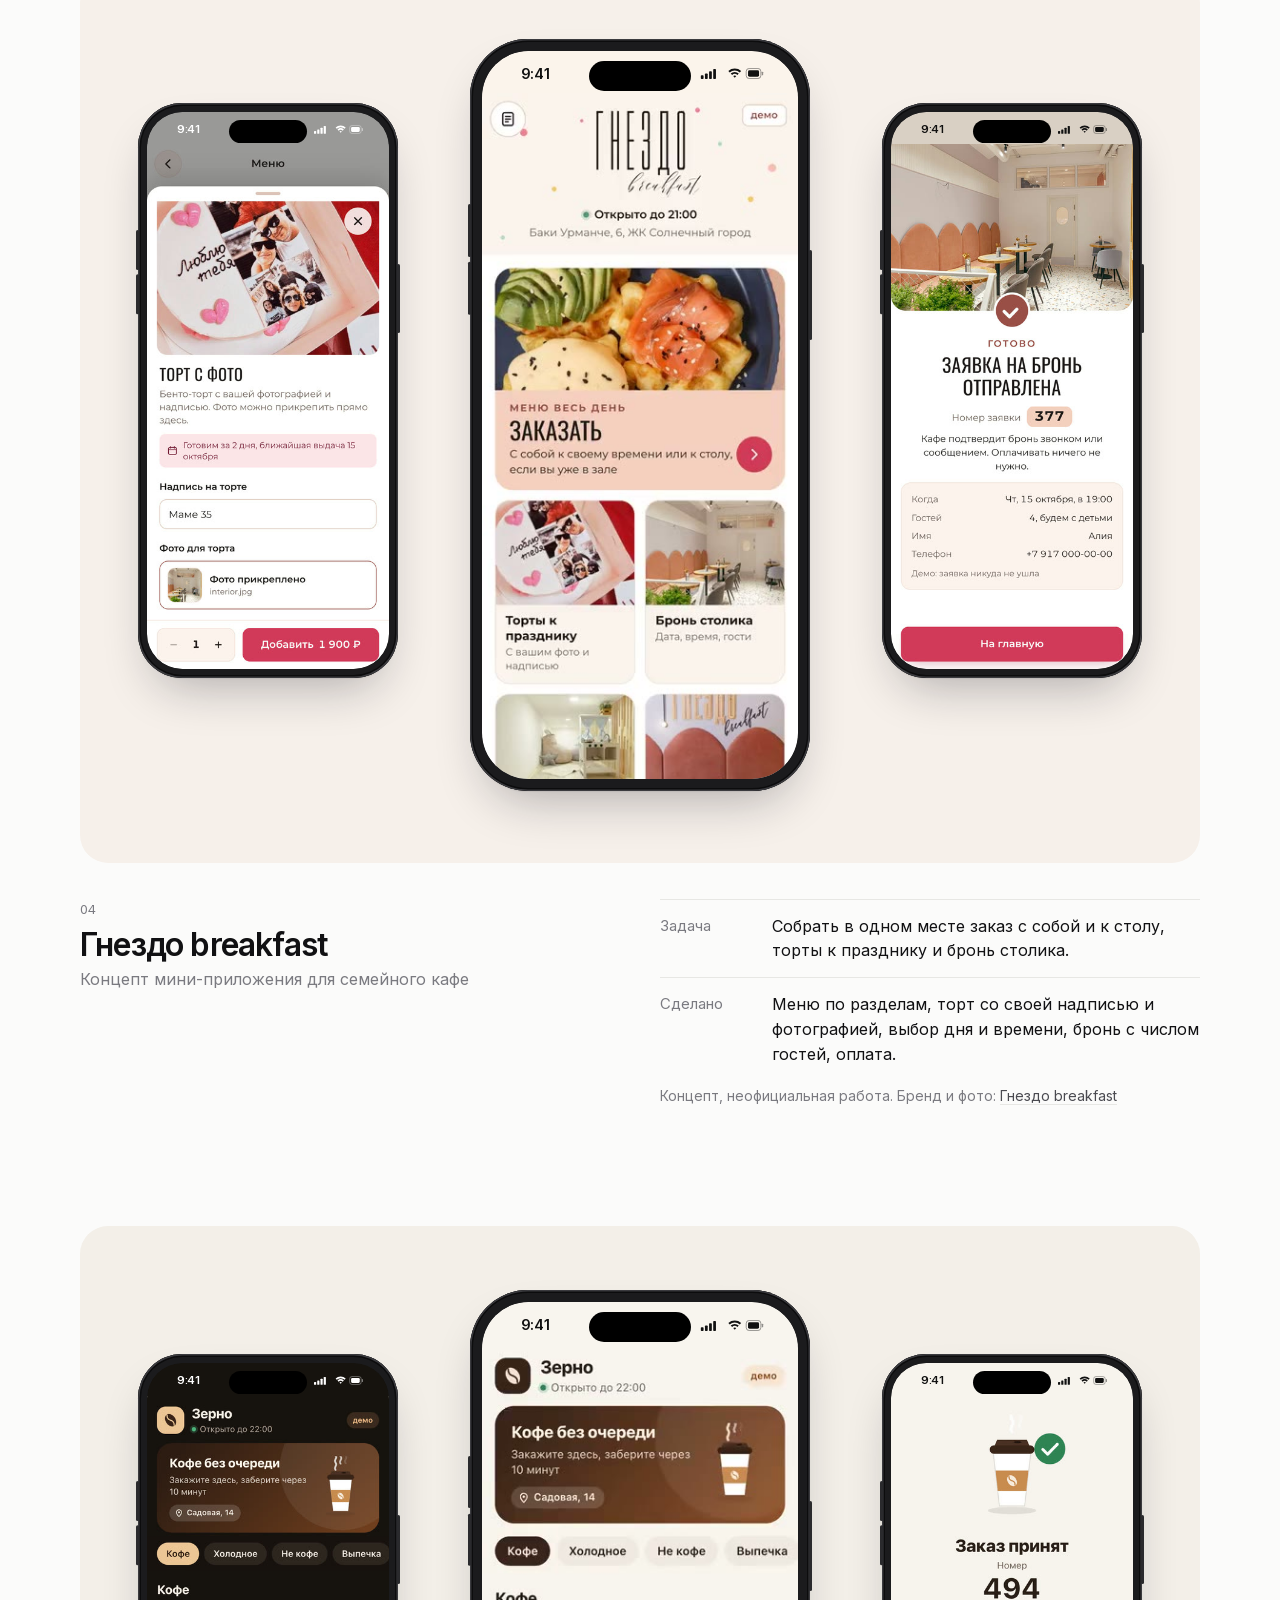
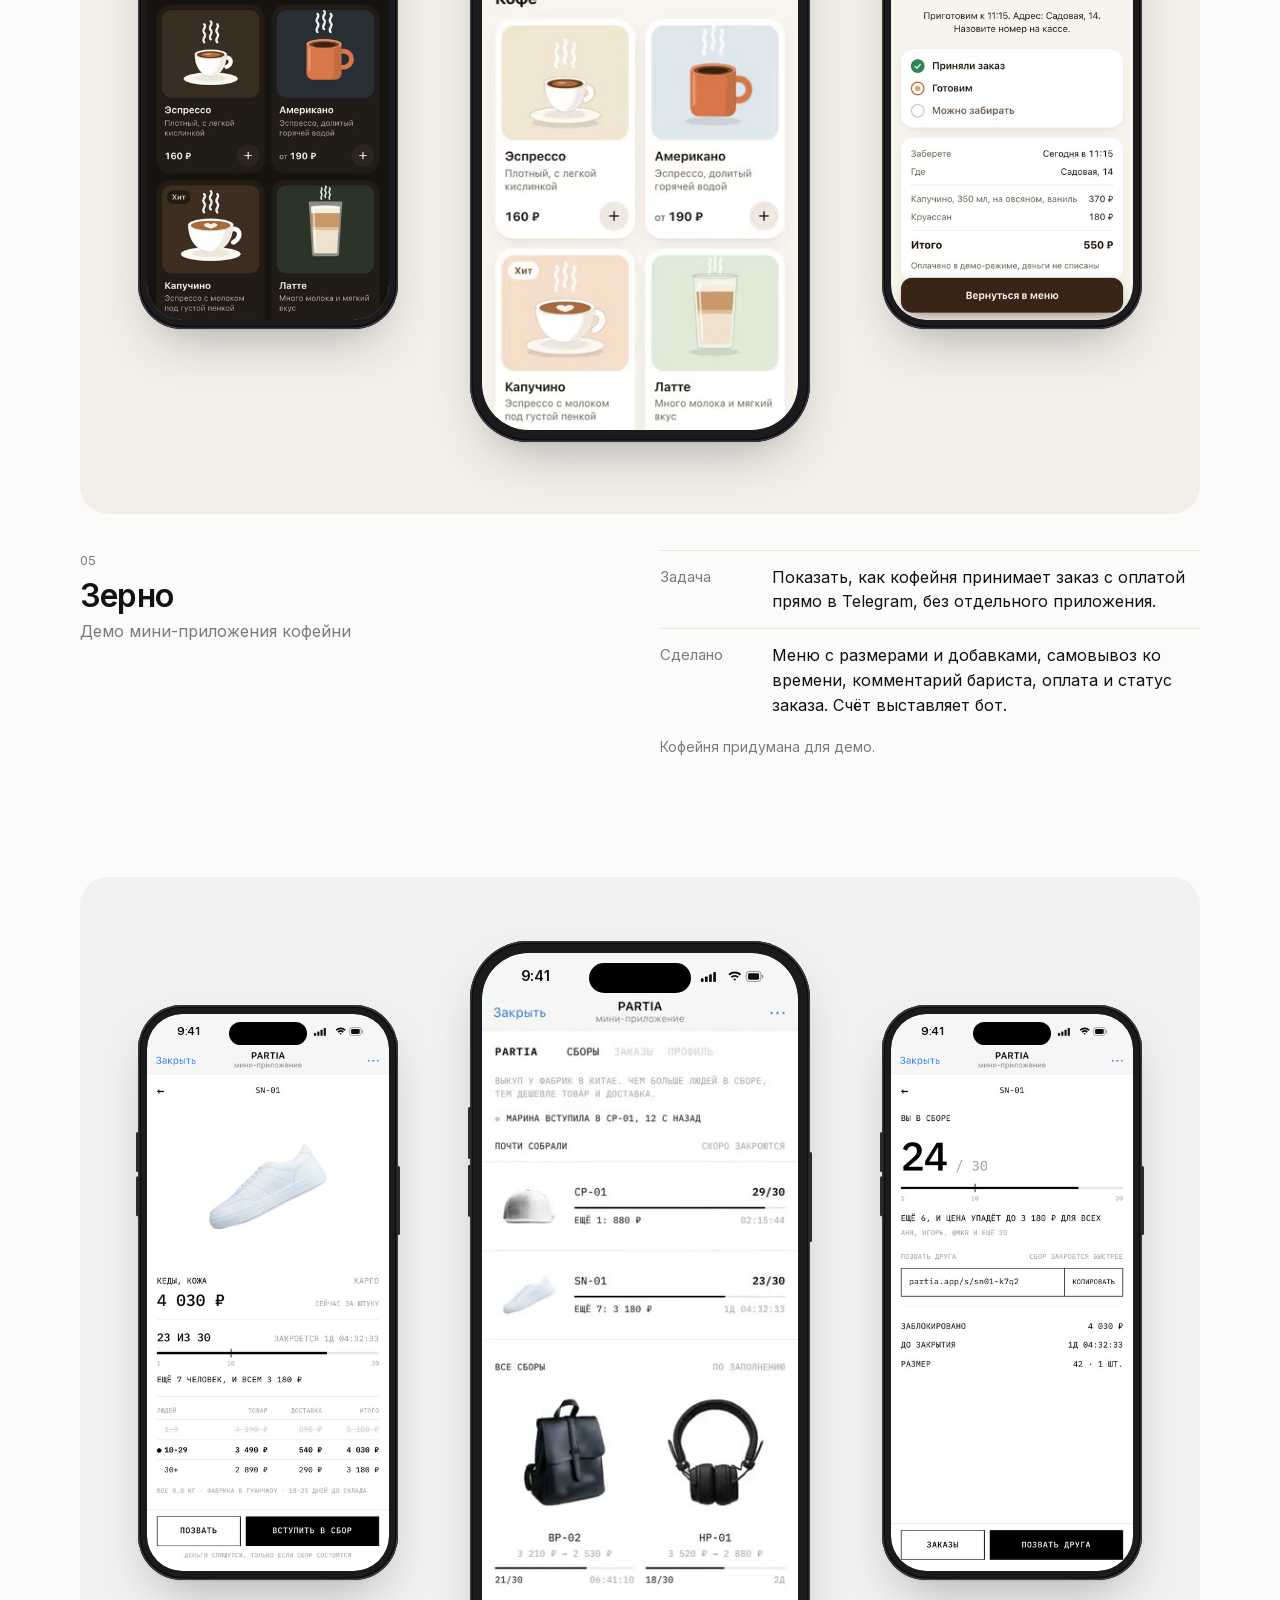
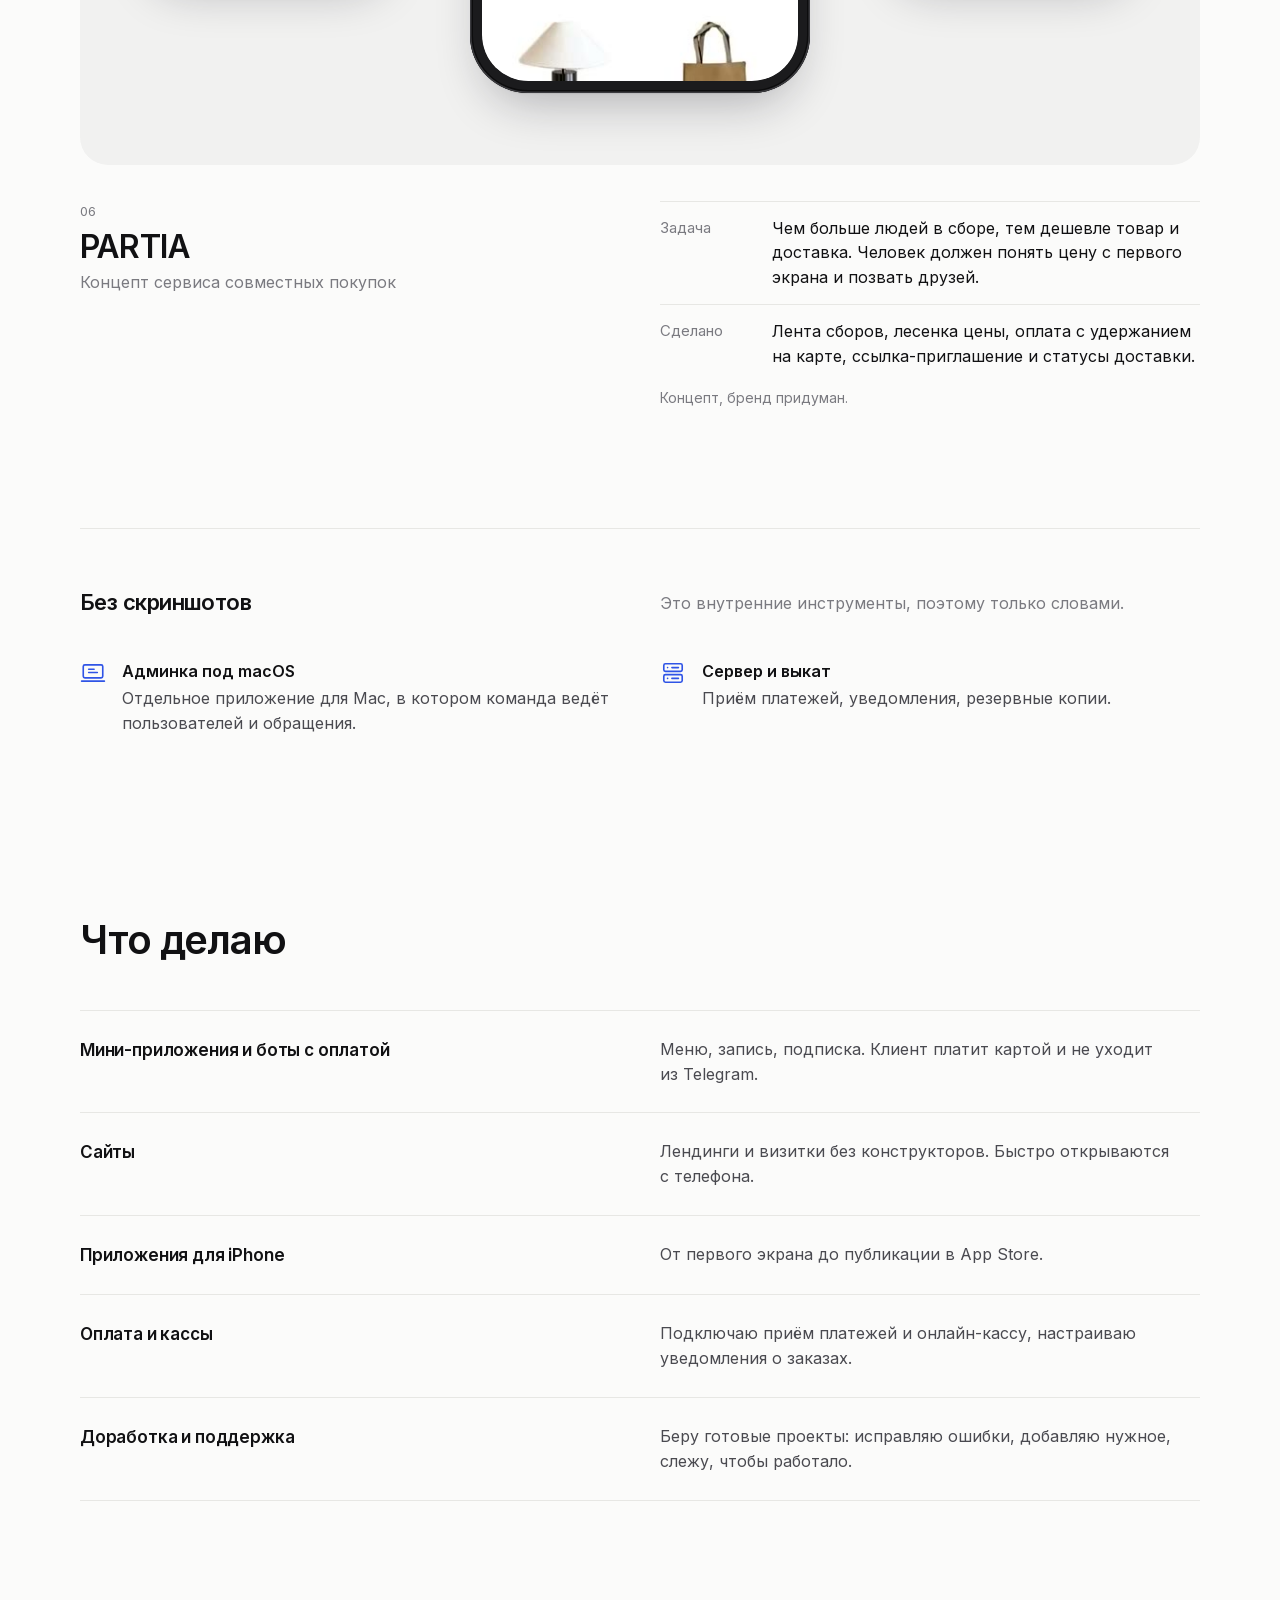
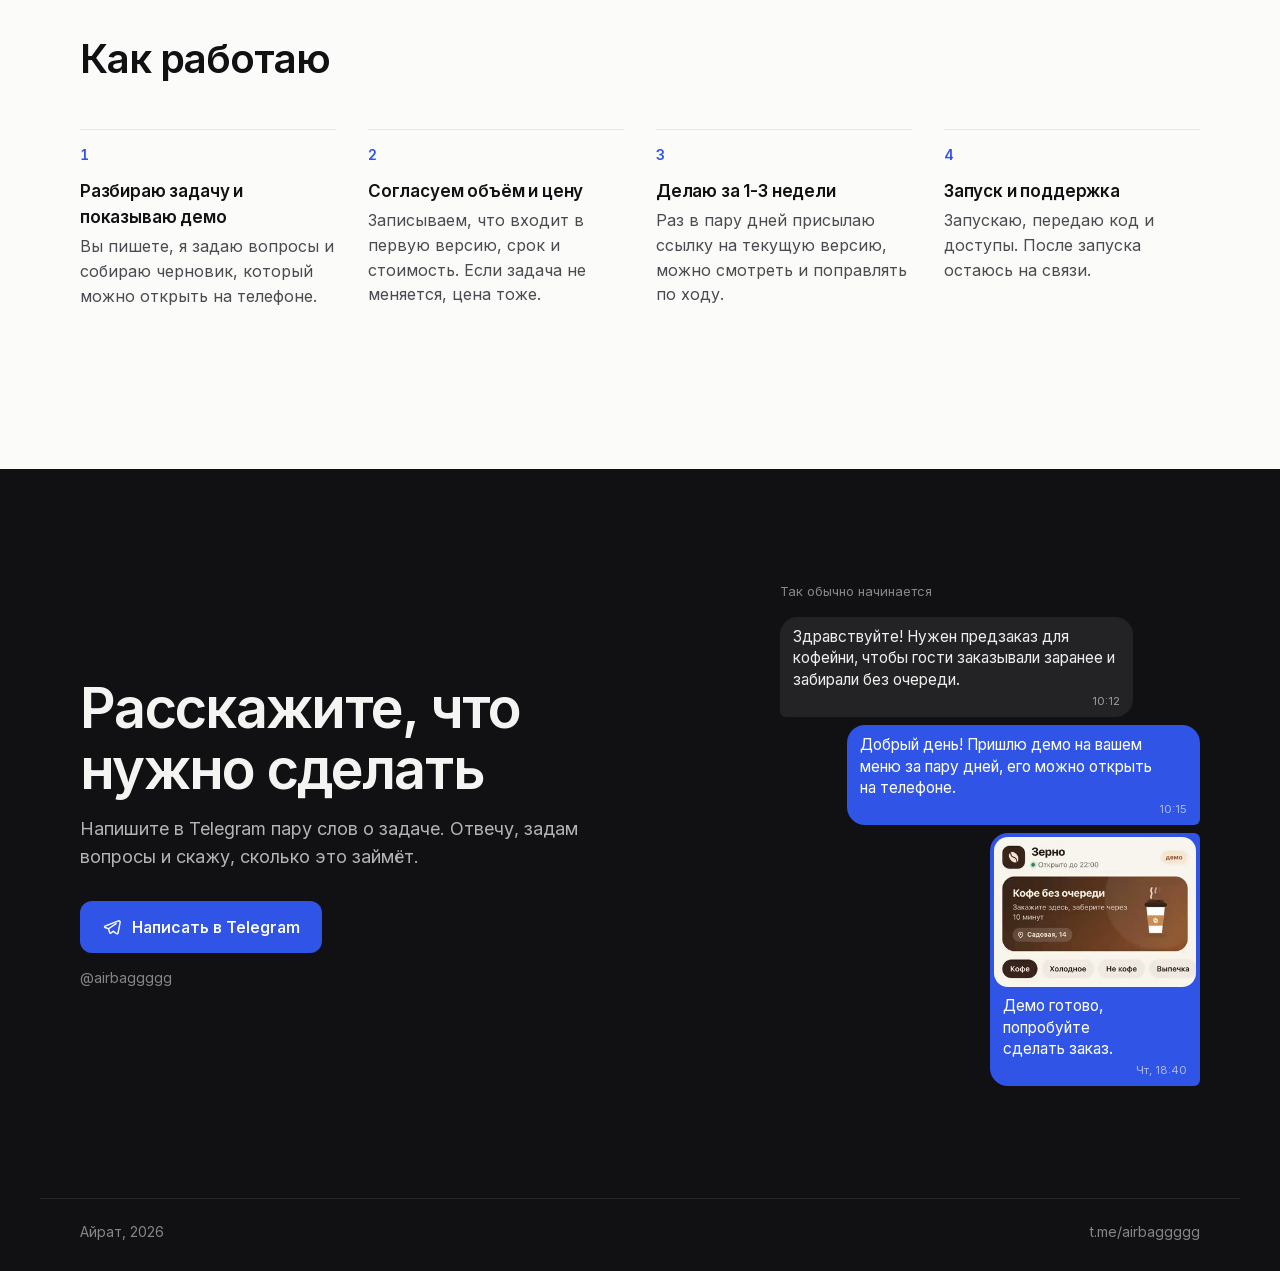
<file: ru/index.html>
<!doctype html>
<html lang="ru">
<head>
<meta charset="utf-8">
<meta name="viewport" content="width=device-width, initial-scale=1, viewport-fit=cover">
<title>Айрат. Приложения и сайты для бизнеса</title>
<meta name="description" content="Делаю сайты, приложения для iPhone, Telegram-ботов и мини-приложения с оплатой для кафе, школ и сервисов.">
<meta property="og:type" content="website">
<meta property="og:title" content="Айрат. Приложения и сайты для бизнеса">
<meta property="og:description" content="Сайты, приложения для iPhone, Telegram-боты и мини-приложения с оплатой для кафе, школ и сервисов.">
<meta name="theme-color" content="#fbfbfa">
<link rel="canonical" href="https://airbagg.github.io/airat/ru/">
<link rel="alternate" hreflang="en" href="https://airbagg.github.io/airat/">
<link rel="alternate" hreflang="ru" href="https://airbagg.github.io/airat/ru/">
<link rel="alternate" hreflang="x-default" href="https://airbagg.github.io/airat/">
<link rel="icon" href="../assets/favicon.svg" type="image/svg+xml">
<link rel="preload" href="../assets/fonts/inter-cyrillic.woff2" as="font" type="font/woff2" crossorigin>
<link rel="stylesheet" href="../assets/style.css">
<script>document.documentElement.classList.add('js')</script>
</head>
<body>

<header class="top">
  <div class="wrap top-in">
    <a class="name" href="#top">Айрат</a>
    <nav class="nav" aria-label="Разделы">
      <a href="#works">Работы</a>
      <a href="#services">Что делаю</a>
      <a href="#process">Как работаю</a>
    </nav>
    <span class="lang"><a href="../" hreflang="en" lang="en">EN</a><b aria-current="page">RU</b></span>
    <a class="top-tg" href="https://t.me/airbaggggg">Telegram</a>
  </div>
</header>

<main id="top">

  <section class="hero">
    <div class="wrap hero-grid">
      <div class="hero-text">
      <p class="hero-who reveal">Айрат, разработчик</p>
      <h1 class="reveal">Приложения и сайты для бизнеса</h1>
      <p class="lead reveal">Делаю сайты, приложения для iPhone, Telegram-ботов и мини-приложения с оплатой. Для кафе, школ и сервисов.</p>
      <div class="hero-cta reveal">
        <a class="btn" href="https://t.me/airbaggggg">
          <svg viewBox="0 0 24 24" aria-hidden="true"><path d="M20.5 4.3L3.6 10.9c-.8.3-.8 1.4 0 1.7l4.1 1.4 1.6 4.9c.2.7 1.1.9 1.6.4l2.4-2.3 4.3 3.1c.6.4 1.5.1 1.6-.6l2.6-13.3c.2-.9-.6-1.6-1.3-1.3z" fill="none" stroke="currentColor" stroke-width="1.7" stroke-linejoin="round"/><path d="M7.9 14.1l9-6.2" stroke="currentColor" stroke-width="1.7" stroke-linecap="round"/></svg>
          Написать в Telegram
        </a>
        <a class="link" href="#works">Посмотреть работы</a>
      </div>
      </div>
      <div class="hero-art reveal" aria-hidden="true">
        <div class="device hero-l" style="--sb:#fbf4eb;--sbt:#111">
          <div class="screen">
            <div class="sbar"><span>9:41</span></div>
            <div class="view">
              <img src="../assets/img/gnezdo-poster.jpg" alt="" decoding="async" width="332" height="720">
            </div>
          </div>
        </div>
        <div class="device hero-r" style="--sb:#014adc;--sbt:#fff">
          <div class="screen">
            <div class="sbar"><span>9:41</span></div>
            <div class="view">
              <img src="../assets/img/coffeedream-poster.jpg" alt="" decoding="async" width="332" height="720">
            </div>
          </div>
        </div>
        <div class="device hero-c" style="--sb:#f8f5ee;--sbt:#111">
          <div class="screen">
            <div class="sbar"><span>9:41</span></div>
            <div class="view">
              <img src="../assets/img/zerno-poster.jpg" alt="" fetchpriority="high" decoding="async" width="332" height="720">
              <video muted loop playsinline preload="none" data-src="../assets/video/zerno.mp4" data-hero></video>
            </div>
          </div>
        </div>
      </div>
    </div>
  </section>

  <section class="works" id="works" aria-labelledby="works-h">
    <div class="wrap">
      <div class="sec-head reveal">
        <h2 id="works-h">Работы</h2>
        <p>Сначала два работающих продукта, ниже концепты для кафе и сервисов. Концепты записаны с экрана, это живые интерфейсы, а не картинки.</p>
      </div>

      <article class="work work-dark" style="--tint:#141318">
        <div class="stage reveal">
          <div class="device side side-l full" style="--sb:#050409;--sbt:#fff">
            <div class="screen">
              <div class="view">
                <img src="../assets/img/tape-account.jpg" alt="Главный экран: новинки и недавно прослушанное" loading="lazy" decoding="async" width="520" height="1130">
              </div>
            </div>
          </div>
          <div class="device main full" style="--sb:#0b0a10;--sbt:#fff">
            <div class="screen">
              <div class="view">
                <img src="../assets/img/tape-connect.jpg" alt="Экран плеера" loading="lazy" decoding="async" width="680" height="1478">
              </div>
            </div>
          </div>
          <div class="device side side-r full" style="--sb:#050409;--sbt:#fff">
            <div class="screen">
              <div class="view">
                <img src="../assets/img/tape-name.jpg" alt="Мой вайб: подборка по вкусу" loading="lazy" decoding="async" width="520" height="1130">
              </div>
            </div>
          </div>
        </div>
        <div class="work-text reveal">
          <div class="work-title">
            <span class="work-no">01</span>
            <h3><img class="app-icon" src="../assets/img/tape-icon.jpg" alt="" width="256" height="256" loading="lazy">Tape</h3>
            <p class="work-kind">Аудиоплеер для iPhone</p>
          </div>
          <dl class="work-dl">
            <div><dt>Задача</dt><dd>Сделать плеер, который подключается к своему серверу с медиатекой, и пройти проверку Apple.</dd></div>
            <div><dt>Сделано</dt><dd>Нативное приложение на SwiftUI: подключение к серверу, поиск, плеер с экраном блокировки и наушниками, офлайн-режим. Прошло проверку Apple и опубликовано в App Store.</dd></div>
          </dl>
          <div class="work-links">
            <a class="btn btn-line" href="https://apps.apple.com/ru/app/tape-music-player/id6780871325"><svg viewBox="0 0 24 24" aria-hidden="true"><path d="M16.4 12.6c0-2.3 1.9-3.4 2-3.5-1.1-1.6-2.8-1.8-3.4-1.8-1.4-.1-2.8.9-3.5.9-.7 0-1.8-.9-3-.8-1.5 0-3 .9-3.8 2.3-1.6 2.8-.4 7 1.2 9.3.8 1.1 1.7 2.4 2.9 2.3 1.2 0 1.6-.7 3-.7s1.8.7 3 .7c1.3 0 2.1-1.1 2.8-2.3.9-1.3 1.3-2.6 1.3-2.6s-2.5-1-2.5-3.8zM14.1 5.8c.6-.8 1.1-1.8 1-2.8-.9 0-2 .6-2.7 1.4-.6.7-1.1 1.7-1 2.7 1 .1 2-.5 2.7-1.3z" fill="currentColor"/></svg>Открыть в App Store</a>
          </div>
        </div>
      </article>

      <article class="work work-dark" style="--tint:#121214">
        <div class="stage reveal">
          <div class="device side side-l" style="--sb:#0e0f11;--sbt:#fff">
            <div class="screen">
              <div class="sbar"><span>9:41</span></div>
              <div class="view">
                <img src="../assets/img/sona-friends.jpg" alt="Приглашение друзей по коду" loading="lazy" decoding="async" width="520" height="1126">
              </div>
            </div>
          </div>
          <div class="device main" style="--sb:#0e0f11;--sbt:#fff">
            <div class="screen">
              <div class="sbar"><span>9:41</span></div>
              <div class="view">
                <img src="../assets/img/sona-pay.jpg" alt="Выбор тарифа, срока и оплата картой" loading="lazy" decoding="async" width="680" height="1472">
              </div>
            </div>
          </div>
          <div class="device side side-r" style="--sb:#0e0f11;--sbt:#fff">
            <div class="screen">
              <div class="sbar"><span>9:41</span></div>
              <div class="view">
                <img src="../assets/img/sona-active.jpg" alt="Подписка активна и продлевается сама" loading="lazy" decoding="async" width="520" height="1126">
              </div>
            </div>
          </div>
        </div>
        <div class="work-text reveal">
          <div class="work-title">
            <span class="work-no">02</span>
            <h3>Sona</h3>
            <p class="work-kind">Telegram-бот и мини-приложение с подпиской</p>
          </div>
          <dl class="work-dl">
            <div><dt>Задача</dt><dd>Продавать подписку прямо в Telegram: пробный период, оплата картой, продление без участия человека.</dd></div>
            <div><dt>Сделано</dt><dd>Бот и мини-приложение с выбором тарифа и срока, оплата картой и по СБП, автопродление, приглашения друзей. Плюс сайт и админка.</dd></div>
          </dl>
          <div class="work-links">
            <a class="btn btn-line" href="https://t.me/Sona_sound_bot"><svg viewBox="0 0 24 24" aria-hidden="true"><path d="M20.5 4.3L3.6 10.9c-.8.3-.8 1.4 0 1.7l4.1 1.4 1.6 4.9c.2.7 1.1.9 1.6.4l2.4-2.3 4.3 3.1c.6.4 1.5.1 1.6-.6l2.6-13.3c.2-.9-.6-1.6-1.3-1.3z" fill="none" stroke="currentColor" stroke-width="1.7" stroke-linejoin="round"/><path d="M7.9 14.1l9-6.2" stroke="currentColor" stroke-width="1.7" stroke-linecap="round"/></svg>Открыть бота</a>
            <a class="link" href="https://sona.plus">sona.plus</a>
          </div>
        </div>
      </article>

      <article class="work" style="--tint:#eef1f8">
        <div class="stage reveal">
          <div class="device side side-l" style="--sb:#fff;--sbt:#111">
            <div class="screen">
              <div class="sbar"><span>9:41</span></div>
              <div class="view">
                <img src="../assets/img/coffeedream-season.jpg" alt="Сезонное меню" loading="lazy" decoding="async" width="400" height="866">
              </div>
            </div>
          </div>
          <div class="device main" style="--sb:#014adc;--sbt:#fff">
            <div class="screen">
              <div class="sbar"><span>9:41</span></div>
              <div class="view">
                <img src="../assets/img/coffeedream-poster.jpg" alt="" loading="lazy" decoding="async" width="332" height="720">
            <video muted loop playsinline preload="none" data-src="../assets/video/coffeedream.mp4" aria-label="Запись экрана: заказ сезонного сета в Coffee Dream"></video>
              </div>
            </div>
          </div>
          <div class="device side side-r" style="--sb:#fff;--sbt:#111">
            <div class="screen">
              <div class="sbar"><span>9:41</span></div>
              <div class="view">
                <img src="../assets/img/coffeedream-done.jpg" alt="Экран оплаченного заказа с номером для стойки" loading="lazy" decoding="async" width="400" height="866">
              </div>
            </div>
          </div>
        </div>
        <div class="work-text reveal">
          <div class="work-title">
            <span class="work-no">03</span>
            <h3>Coffee Dream</h3>
            <p class="work-kind">Концепт мини-приложения для сети кофеен</p>
          </div>
          <dl class="work-dl">
            <div><dt>Задача</dt><dd>Сезонные сеты быстро заканчиваются, и гость должен сразу видеть, на какой точке они ещё есть.</dd></div>
            <div><dt>Сделано</dt><dd>Табло остатков по точкам, сезонное меню, корзина с выбором точки и времени, оплата и номер заказа для стойки.</dd></div>
          </dl>
          <p class="credit">Концепт, неофициальная работа. Бренд и фото: <a href="https://t.me/coffeedream1">@coffeedream1</a></p>
        </div>
      </article>

      <article class="work" style="--tint:#f6f0ea">
        <div class="stage reveal">
          <div class="device side side-l" style="--sb:#999997;--sbt:#fff">
            <div class="screen">
              <div class="sbar"><span>9:41</span></div>
              <div class="view">
                <img src="../assets/img/gnezdo-cake.jpg" alt="Торт с фотографией и надписью" loading="lazy" decoding="async" width="400" height="866">
              </div>
            </div>
          </div>
          <div class="device main" style="--sb:#fbf4eb;--sbt:#111">
            <div class="screen">
              <div class="sbar"><span>9:41</span></div>
              <div class="view">
                <img src="../assets/img/gnezdo-poster.jpg" alt="" loading="lazy" decoding="async" width="332" height="720">
            <video muted loop playsinline preload="none" data-src="../assets/video/gnezdo.mp4" aria-label="Запись экрана: заказ торта и бронь столика в Гнезде"></video>
              </div>
            </div>
          </div>
          <div class="device side side-r" style="--sb:#d9d0c4;--sbt:#111">
            <div class="screen">
              <div class="sbar"><span>9:41</span></div>
              <div class="view">
                <img src="../assets/img/gnezdo-book.jpg" alt="Заявка на бронь отправлена" loading="lazy" decoding="async" width="400" height="866">
              </div>
            </div>
          </div>
        </div>
        <div class="work-text reveal">
          <div class="work-title">
            <span class="work-no">04</span>
            <h3>Гнездо breakfast</h3>
            <p class="work-kind">Концепт мини-приложения для семейного кафе</p>
          </div>
          <dl class="work-dl">
            <div><dt>Задача</dt><dd>Собрать в одном месте заказ с собой и к столу, торты к празднику и бронь столика.</dd></div>
            <div><dt>Сделано</dt><dd>Меню по разделам, торт со своей надписью и фотографией, выбор дня и времени, бронь с числом гостей, оплата.</dd></div>
          </dl>
          <p class="credit">Концепт, неофициальная работа. Бренд и фото: <a href="https://t.me/gnezdobreakfast">Гнездо breakfast</a></p>
        </div>
      </article>

      <article class="work" style="--tint:#f3efe8">
        <div class="stage reveal">
          <div class="device side side-l" style="--sb:#16130e;--sbt:#fff">
            <div class="screen">
              <div class="sbar"><span>9:41</span></div>
              <div class="view">
                <img src="../assets/img/zerno-dark.jpg" alt="Меню в тёмной теме" loading="lazy" decoding="async" width="400" height="866">
              </div>
            </div>
          </div>
          <div class="device main" style="--sb:#f8f5ee;--sbt:#111">
            <div class="screen">
              <div class="sbar"><span>9:41</span></div>
              <div class="view">
                <img src="../assets/img/zerno-poster.jpg" alt="" loading="lazy" decoding="async" width="332" height="720">
            <video muted loop playsinline preload="none" data-src="../assets/video/zerno.mp4" aria-label="Запись экрана: заказ капучино в демо Зерно"></video>
              </div>
            </div>
          </div>
          <div class="device side side-r" style="--sb:#f7f4ed;--sbt:#111">
            <div class="screen">
              <div class="sbar"><span>9:41</span></div>
              <div class="view">
                <img src="../assets/img/zerno-done.jpg" alt="Заказ принят, номер и статус" loading="lazy" decoding="async" width="400" height="866">
              </div>
            </div>
          </div>
        </div>
        <div class="work-text reveal">
          <div class="work-title">
            <span class="work-no">05</span>
            <h3>Зерно</h3>
            <p class="work-kind">Демо мини-приложения кофейни</p>
          </div>
          <dl class="work-dl">
            <div><dt>Задача</dt><dd>Показать, как кофейня принимает заказ с оплатой прямо в Telegram, без отдельного приложения.</dd></div>
            <div><dt>Сделано</dt><dd>Меню с размерами и добавками, самовывоз ко времени, комментарий бариста, оплата и статус заказа. Счёт выставляет бот.</dd></div>
          </dl>
          <p class="credit">Кофейня придумана для демо.</p>
        </div>
      </article>

      <article class="work" style="--tint:#f1f1f0">
        <div class="stage reveal">
          <div class="device side side-l" style="--sb:#f6f6f6;--sbt:#111">
            <div class="screen">
              <div class="sbar"><span>9:41</span></div>
              <div class="view">
                <img src="../assets/img/partia-item.jpg" alt="Карточка товара с лесенкой цены" loading="lazy" decoding="async" width="400" height="866">
              </div>
            </div>
          </div>
          <div class="device main" style="--sb:#f5f6f7;--sbt:#111">
            <div class="screen">
              <div class="sbar"><span>9:41</span></div>
              <div class="view">
                <img src="../assets/img/partia-poster.jpg" alt="" loading="lazy" decoding="async" width="332" height="720">
            <video muted loop playsinline preload="none" data-src="../assets/video/partia.mp4" aria-label="Запись экрана: вступление в сбор в PARTIA"></video>
              </div>
            </div>
          </div>
          <div class="device side side-r" style="--sb:#f6f6f6;--sbt:#111">
            <div class="screen">
              <div class="sbar"><span>9:41</span></div>
              <div class="view">
                <img src="../assets/img/partia-group.jpg" alt="Участник в сборе, ссылка для друзей" loading="lazy" decoding="async" width="400" height="866">
              </div>
            </div>
          </div>
        </div>
        <div class="work-text reveal">
          <div class="work-title">
            <span class="work-no">06</span>
            <h3>PARTIA</h3>
            <p class="work-kind">Концепт сервиса совместных покупок</p>
          </div>
          <dl class="work-dl">
            <div><dt>Задача</dt><dd>Чем больше людей в сборе, тем дешевле товар и доставка. Человек должен понять цену с первого экрана и позвать друзей.</dd></div>
            <div><dt>Сделано</dt><dd>Лента сборов, лесенка цены, оплата с удержанием на карте, ссылка-приглашение и статусы доставки.</dd></div>
          </dl>
          <p class="credit">Концепт, бренд придуман.</p>
        </div>
      </article>

      <div class="private reveal">
        <h3>Без скриншотов</h3>
        <p class="private-note">Это внутренние инструменты, поэтому только словами.</p>
        <ul class="private-list">
          <li>
            <svg viewBox="0 0 24 24" aria-hidden="true"><rect x="3" y="4.5" width="18" height="12" rx="1.5"/><path d="M1.5 19.5h21"/><path d="M8 8.5h5M8 11.5h8"/></svg>
            <div><b>Админка под macOS</b><span>Отдельное приложение для Mac, в котором команда ведёт пользователей и обращения.</span></div>
          </li>
          <li>
            <svg viewBox="0 0 24 24" aria-hidden="true"><rect x="3.5" y="3.5" width="17" height="7" rx="1.5"/><rect x="3.5" y="13.5" width="17" height="7" rx="1.5"/><path d="M7 7h.01M7 17h.01M11 7h6M11 17h6"/></svg>
            <div><b>Сервер и выкат</b><span>Приём платежей, уведомления, резервные копии.</span></div>
          </li>
        </ul>
      </div>
    </div>
  </section>

  <section class="services wrap" id="services" aria-labelledby="services-h">
    <div class="sec-head reveal">
      <h2 id="services-h">Что делаю</h2>
    </div>
    <ul class="rows">
      <li class="reveal"><b>Мини-приложения и боты с оплатой</b><p>Меню, запись, подписка. Клиент платит картой и не уходит из Telegram.</p></li>
      <li class="reveal"><b>Сайты</b><p>Лендинги и визитки без конструкторов. Быстро открываются с телефона.</p></li>
      <li class="reveal"><b>Приложения для iPhone</b><p>От первого экрана до публикации в App Store.</p></li>
      <li class="reveal"><b>Оплата и кассы</b><p>Подключаю приём платежей и онлайн-кассу, настраиваю уведомления о заказах.</p></li>
      <li class="reveal"><b>Доработка и поддержка</b><p>Беру готовые проекты: исправляю ошибки, добавляю нужное, слежу, чтобы работало.</p></li>
    </ul>
  </section>

  <section class="process wrap" id="process" aria-labelledby="process-h">
    <div class="sec-head reveal">
      <h2 id="process-h">Как работаю</h2>
    </div>
    <ol class="steps">
      <li class="reveal"><span class="step-no">1</span><b>Разбираю задачу и показываю демо</b><p>Вы пишете, я задаю вопросы и собираю черновик, который можно открыть на телефоне.</p></li>
      <li class="reveal"><span class="step-no">2</span><b>Согласуем объём и цену</b><p>Записываем, что входит в первую версию, срок и стоимость. Если задача не меняется, цена тоже.</p></li>
      <li class="reveal"><span class="step-no">3</span><b>Делаю за 1-3 недели</b><p>Раз в пару дней присылаю ссылку на текущую версию, можно смотреть и поправлять по ходу.</p></li>
      <li class="reveal"><span class="step-no">4</span><b>Запуск и поддержка</b><p>Запускаю, передаю код и доступы. После запуска остаюсь на связи.</p></li>
    </ol>
  </section>

  <section class="contact" id="contact" aria-labelledby="contact-h">
    <div class="wrap contact-in">
      <div class="contact-text reveal">
        <h2 id="contact-h">Расскажите, что нужно сделать</h2>
        <p>Напишите в Telegram пару слов о задаче. Отвечу, задам вопросы и скажу, сколько это займёт.</p>
        <a class="btn" href="https://t.me/airbaggggg">
          <svg viewBox="0 0 24 24" aria-hidden="true"><path d="M20.5 4.3L3.6 10.9c-.8.3-.8 1.4 0 1.7l4.1 1.4 1.6 4.9c.2.7 1.1.9 1.6.4l2.4-2.3 4.3 3.1c.6.4 1.5.1 1.6-.6l2.6-13.3c.2-.9-.6-1.6-1.3-1.3z" fill="none" stroke="currentColor" stroke-width="1.7" stroke-linejoin="round"/><path d="M7.9 14.1l9-6.2" stroke="currentColor" stroke-width="1.7" stroke-linecap="round"/></svg>
          Написать в Telegram
        </a>
        <p class="handle">@airbaggggg</p>
      </div>
      <figure class="chat reveal" aria-label="Пример переписки">
        <figcaption class="chat-cap">Так обычно начинается</figcaption>
        <div class="msg in"><p>Здравствуйте! Нужен предзаказ для кофейни, чтобы гости заказывали заранее и забирали без очереди.</p><time>10:12</time></div>
        <div class="msg out"><p>Добрый день! Пришлю демо на вашем меню за пару дней, его можно открыть на телефоне.</p><time>10:15</time></div>
        <div class="msg out msg-media">
          <img src="../assets/img/zerno-poster.jpg" alt="Кадр демо мини-приложения кофейни" loading="lazy" decoding="async" width="332" height="720">
          <p>Демо готово, попробуйте сделать заказ.</p><time>Чт, 18:40</time>
        </div>
      </figure>
    </div>
  </section>

</main>

<footer class="foot">
  <div class="wrap foot-in">
    <span>Айрат, 2026</span>
    <a href="https://t.me/airbaggggg">t.me/airbaggggg</a>
  </div>
</footer>

<script src="../assets/main.js" defer></script>
</body>
</html>
</file>
<file: assets/style.css>
@font-face {
  font-family: "Inter";
  font-style: normal;
  font-weight: 400 650;
  font-display: swap;
  src: url("fonts/inter-cyrillic.woff2") format("woff2");
  unicode-range: U+0301, U+0400-045F, U+0490-0491, U+04B0-04B1, U+2116;
}
@font-face {
  font-family: "Inter";
  font-style: normal;
  font-weight: 400 650;
  font-display: swap;
  src: url("fonts/inter-latin.woff2") format("woff2");
  unicode-range: U+0000-00FF, U+0131, U+0152-0153, U+02BB-02BC, U+02C6, U+02DA, U+02DC, U+0304, U+0308, U+0329, U+2000-206F, U+20AC, U+2122, U+2191, U+2193, U+2212, U+2215, U+FEFF, U+FFFD;
}

:root {
  --bg: #fbfbfa;
  --ink: #111113;
  --ink-2: #4a4a50;
  --muted: #7a7a80;
  --line: #e7e7e4;
  --accent: #2f54e6;
  --accent-ink: #2443c4;
  --pad: 20px;
  --max: 1120px;
  --ease: cubic-bezier(.2, .7, .2, 1);
}

*, *::before, *::after { box-sizing: border-box; }
html { -webkit-text-size-adjust: 100%; scroll-behavior: smooth; }
body {
  margin: 0;
  background: var(--bg);
  color: var(--ink);
  font: 400 16px/1.55 "Inter", -apple-system, BlinkMacSystemFont, "Segoe UI", Roboto, sans-serif;
  font-feature-settings: "cv11", "ss01";
  -webkit-font-smoothing: antialiased;
  text-rendering: optimizeLegibility;
  overflow-x: hidden;
}
img, video { display: block; max-width: 100%; height: auto; }
a { color: inherit; }
h1, h2, h3 { margin: 0; font-weight: 600; letter-spacing: -0.025em; text-wrap: balance; }
p { margin: 0; text-wrap: pretty; }
figure { margin: 0; }
ul, ol { margin: 0; padding: 0; list-style: none; }
:focus-visible { outline: 2px solid var(--accent); outline-offset: 3px; border-radius: 6px; }

.wrap { width: 100%; max-width: calc(var(--max) + var(--pad) * 2); margin: 0 auto; padding: 0 var(--pad); }

/* Шапка */
.top {
  position: sticky; top: 0; z-index: 10;
  background: rgba(251, 251, 250, .82);
  -webkit-backdrop-filter: saturate(1.4) blur(14px);
  backdrop-filter: saturate(1.4) blur(14px);
  border-bottom: 1px solid transparent;
  transition: border-color .3s;
}
.top.scrolled { border-bottom-color: var(--line); }
.top-in { display: flex; align-items: center; gap: 28px; height: 56px; }
.name { font-weight: 600; text-decoration: none; letter-spacing: -0.01em; }
.nav { display: none; gap: 26px; margin-left: auto; font-size: 14.5px; }
.nav a, .top-tg { text-decoration: none; color: var(--ink-2); transition: color .2s; }
.nav a:hover, .top-tg:hover { color: var(--ink); }
.lang { margin-left: auto; display: flex; gap: 2px; font-size: 13.5px; font-weight: 500; }
.lang a, .lang b { padding: 4px 6px; border-radius: 6px; text-decoration: none; color: var(--muted); font-weight: 500; }
.lang b { color: var(--ink); background: #ececea; }
.lang a:hover { color: var(--ink); }
.top-tg { margin-left: 14px; font-size: 14.5px; font-weight: 500; color: var(--accent); }
.top-tg:hover { color: var(--accent-ink); }

/* Первый экран */
.hero { padding-top: 48px; margin-bottom: 72px; }
.hero-art {
  position: relative; height: 340px; margin: 44px calc(var(--pad) * -1) 0;
  overflow: hidden; overflow: clip; border-bottom: 1px solid var(--line);
}
.hero-art .device { position: absolute; left: 50%; }
.hero-art .hero-c { --w: 232px; top: 0; transform: translateX(-50%); z-index: 2; }
.hero-art .hero-l, .hero-art .hero-r { --w: 196px; top: 56px; }
.hero-l { transform: translateX(-118%); }
.hero-r { transform: translateX(18%); }
.hero-who { font-size: 15px; color: var(--muted); margin-bottom: 18px; }
.hero h1 { font-size: 42px; line-height: 1.04; letter-spacing: -0.035em; max-width: 11ch; }
.lead { margin-top: 20px; font-size: 18px; line-height: 1.5; color: var(--ink-2); max-width: 30em; }
.hero-cta { margin-top: 32px; display: flex; flex-wrap: wrap; align-items: center; gap: 14px 26px; }

.btn {
  display: inline-flex; align-items: center; justify-content: center; gap: 10px;
  height: 52px; padding: 0 22px;
  border-radius: 12px;
  background: var(--accent); color: #fff;
  font-weight: 550; font-size: 16px; text-decoration: none;
  transition: background .2s, transform .2s var(--ease);
}
.btn svg { width: 20px; height: 20px; flex: none; }
.btn:hover { background: var(--accent-ink); }
.btn:active { transform: scale(.98); }
.link { color: var(--ink-2); font-weight: 500; text-decoration: none; border-bottom: 1px solid var(--line); padding-bottom: 2px; transition: color .2s, border-color .2s; }
.link:hover { color: var(--ink); border-color: var(--ink-2); }

/* Заголовки разделов */
.sec-head { margin-bottom: 36px; }
.sec-head h2 { font-size: 30px; line-height: 1.1; }
.sec-head p { margin-top: 12px; color: var(--ink-2); max-width: 34em; }

/* Работы */
.works { padding-bottom: 24px; }
.work { margin-bottom: 72px; }
.stage {
  position: relative;
  display: flex; justify-content: center; align-items: flex-start; gap: 56px;
  padding: 36px 0;
  border-radius: 22px;
  background: var(--tint, #f1f1f0);
  overflow: hidden; overflow: clip;
}
.work-text { padding-top: 26px; }
.work-title { margin-bottom: 20px; }
.work-no { display: block; font-size: 13px; color: var(--muted); font-variant-numeric: tabular-nums; margin-bottom: 8px; }
.work h3 { font-size: 26px; line-height: 1.15; }
.work-kind { margin-top: 4px; color: var(--muted); }
.work-dl { margin: 0; display: grid; gap: 14px; }
.work-dl div { padding-top: 14px; border-top: 1px solid var(--line); }
.work-dl dt { color: var(--muted); font-size: 14px; margin-bottom: 3px; }
.work-dl dd { margin: 0; }
.credit { margin-top: 18px; font-size: 14px; color: var(--muted); }
.credit a { color: var(--ink-2); text-decoration-color: var(--line); text-underline-offset: 3px; }
.credit a:hover { color: var(--ink); text-decoration-color: currentColor; }
.wide img { width: 100%; height: auto; aspect-ratio: 2400 / 1500; object-fit: contain; }
.wide { display: none; margin-top: 28px; border-radius: 16px; overflow: hidden; border: 1px solid var(--line); background: #fff; }

/* Телефон */
.device {
  --w: min(300px, 74vw);
  position: relative; flex: none;
  width: var(--w);
  padding: calc(var(--w) * .034);
  border-radius: calc(var(--w) * .17);
  background: #1b1b1d;
  box-shadow:
    inset 0 0 0 1.5px #3b3b3f,
    inset 0 0 0 3px #0c0c0d,
    0 1px 1px rgba(0, 0, 0, .06),
    0 24px 50px -18px rgba(18, 20, 32, .32);
}
.device::before, .device::after {
  content: ""; position: absolute; width: 3px; border-radius: 2px; background: #2a2a2d;
}
.device::before { left: -2px; top: 22%; height: 7%; box-shadow: 0 calc(var(--w) * .17) 0 #2a2a2d; }
.device::after { right: -2px; top: 28%; height: 12%; }
.screen {
  position: relative; overflow: hidden;
  border-radius: calc(var(--w) * .136);
  background: var(--sb);
  -webkit-mask-image: -webkit-radial-gradient(white, black);
}
.sbar {
  position: relative;
  height: calc(var(--w) * .125);
  background: var(--sb); color: var(--sbt);
  font-size: calc(var(--w) * .043); font-weight: 600; letter-spacing: -0.01em;
  display: flex; align-items: center;
  padding: calc(var(--w) * .012) calc(var(--w) * .1) 0 calc(var(--w) * .115);
}
.sbar::before {
  content: ""; position: absolute; left: 50%; top: calc(var(--w) * .03);
  width: calc(var(--w) * .3); height: calc(var(--w) * .088);
  transform: translateX(-50%); border-radius: 99px; background: #000;
}
.sbar::after {
  content: ""; margin-left: auto;
  width: calc(var(--w) * .19); height: calc(var(--w) * .036);
  background: var(--sbt);
  -webkit-mask: url("data:image/svg+xml,%3Csvg xmlns='http://www.w3.org/2000/svg' viewBox='0 0 68 12'%3E%3Crect x='0' y='8' width='3' height='4' rx='.8'/%3E%3Crect x='4.5' y='6' width='3' height='6' rx='.8'/%3E%3Crect x='9' y='3.5' width='3' height='8.5' rx='.8'/%3E%3Crect x='13.5' y='1' width='3' height='11' rx='.8'/%3E%3Cpath d='M30 3.2a10.5 10.5 0 0 1 14 0l-1.5 1.6a8.3 8.3 0 0 0-11 0zM32.6 6a6.6 6.6 0 0 1 8.8 0l-1.5 1.6a4.4 4.4 0 0 0-5.8 0zM35.3 8.8a2.7 2.7 0 0 1 3.4 0L37 10.6z'/%3E%3Crect x='49.5' y='.5' width='16' height='11' rx='3.2' fill='none' stroke='%23000' stroke-opacity='.45'/%3E%3Crect x='51.5' y='2.5' width='12' height='7' rx='1.6'/%3E%3Crect x='66.5' y='4' width='1.5' height='4' rx='.7' fill-opacity='.45'/%3E%3C/svg%3E") center / contain no-repeat;
  mask: url("data:image/svg+xml,%3Csvg xmlns='http://www.w3.org/2000/svg' viewBox='0 0 68 12'%3E%3Crect x='0' y='8' width='3' height='4' rx='.8'/%3E%3Crect x='4.5' y='6' width='3' height='6' rx='.8'/%3E%3Crect x='9' y='3.5' width='3' height='8.5' rx='.8'/%3E%3Crect x='13.5' y='1' width='3' height='11' rx='.8'/%3E%3Cpath d='M30 3.2a10.5 10.5 0 0 1 14 0l-1.5 1.6a8.3 8.3 0 0 0-11 0zM32.6 6a6.6 6.6 0 0 1 8.8 0l-1.5 1.6a4.4 4.4 0 0 0-5.8 0zM35.3 8.8a2.7 2.7 0 0 1 3.4 0L37 10.6z'/%3E%3Crect x='49.5' y='.5' width='16' height='11' rx='3.2' fill='none' stroke='%23000' stroke-opacity='.45'/%3E%3Crect x='51.5' y='2.5' width='12' height='7' rx='1.6'/%3E%3Crect x='66.5' y='4' width='1.5' height='4' rx='.7' fill-opacity='.45'/%3E%3C/svg%3E") center / contain no-repeat;
}
.view { position: relative; aspect-ratio: 390 / 844; background: #eee; }
.view img, .view video { position: absolute; inset: 0; width: 100%; height: 100%; object-fit: cover; object-position: top; }
.view video { opacity: 0; transition: opacity .5s; }
.view video.on { opacity: 1; }
.side { display: none; }
/* Скриншот целиком, со своей строкой состояния: рисуем только остров */
.device.full .view { aspect-ratio: 1290 / 2803; }
.device.full .screen::after {
  content: ""; position: absolute; z-index: 2; left: 50%; top: calc(var(--w) * .03);
  width: calc(var(--w) * .3); height: calc(var(--w) * .088);
  transform: translateX(-50%); border-radius: 99px; background: #000;
}
.work-dark .device { box-shadow: inset 0 0 0 1.5px #3b3b3f, inset 0 0 0 3px #0c0c0d, 0 0 0 1px rgba(255, 255, 255, .06), 0 30px 60px -20px rgba(0, 0, 0, .7); }
.work-dark .device::before, .work-dark .device::after { background: #333337; }
.app-icon { display: inline-block; width: 1.25em; height: 1.25em; border-radius: 22%; vertical-align: -0.28em; margin-right: .4em; box-shadow: 0 0 0 1px rgba(0, 0, 0, .08); }
.work-links { margin-top: 22px; display: flex; flex-wrap: wrap; align-items: center; gap: 12px 24px; }
.btn-line { height: 46px; padding: 0 18px; background: transparent; color: var(--ink); box-shadow: inset 0 0 0 1px #d5d5d1; font-size: 15px; }
.btn-line svg { width: 18px; height: 18px; }
.btn-line:hover { background: #f0f0ee; }

/* Без названий */
.private { margin-top: 8px; padding-top: 40px; border-top: 1px solid var(--line); }
.private h3 { font-size: 22px; }
.private-note { margin-top: 6px; color: var(--muted); }
.private-list { margin-top: 24px; display: grid; }
.private-list li { display: flex; gap: 16px; padding: 18px 0; border-top: 1px solid var(--line); }
.private-list li:first-child { border-top: 0; padding-top: 4px; }
.private-list svg { width: 26px; height: 26px; flex: none; margin-top: 1px; fill: none; stroke: var(--accent); stroke-width: 1.5; stroke-linecap: round; stroke-linejoin: round; }
.private-list b { display: block; font-weight: 600; }
.private-list span { display: block; margin-top: 2px; color: var(--ink-2); }

/* Что делаю, как работаю */
.services, .process { padding-top: 88px; }
.rows li { padding: 20px 0; border-top: 1px solid var(--line); }
.rows li:last-child { border-bottom: 1px solid var(--line); }
.rows b, .steps b { display: block; font-weight: 600; font-size: 17px; letter-spacing: -0.01em; }
.rows p, .steps p { margin-top: 4px; color: var(--ink-2); }
.steps { display: grid; gap: 28px; }
.steps li { position: relative; padding-left: 44px; }
.step-no {
  position: absolute; left: 0; top: 0;
  width: 28px; height: 28px; border-radius: 50%;
  display: grid; place-items: center;
  border: 1px solid var(--line); background: #fff;
  font-size: 13px; font-weight: 600; color: var(--accent); font-variant-numeric: tabular-nums;
}

/* Контакт */
.contact { margin-top: 104px; background: #111113; color: #f4f4f2; }
.contact-in { padding-top: 72px; padding-bottom: 76px; }
.contact h2 { font-size: 34px; line-height: 1.08; letter-spacing: -0.03em; max-width: 14ch; }
.contact p { margin-top: 16px; color: #b4b4b8; max-width: 30em; }
.contact .btn { margin-top: 30px; }
.contact .handle { margin-top: 14px; font-size: 14px; color: #85858b; }
/* Пример переписки в блоке контакта */
.chat { margin-top: 56px; display: flex; flex-direction: column; gap: 8px; max-width: 420px; }
.chat-cap { font-size: 13px; color: #85858b; margin-bottom: 8px; }
.msg { position: relative; max-width: 84%; padding: 9px 13px 8px; border-radius: 18px; font-size: 15px; line-height: 1.4; }
.contact .msg p { margin: 0; color: inherit; font-size: inherit; max-width: none; }
.msg time { display: block; margin-top: 2px; text-align: right; font-size: 11.5px; opacity: .6; }
.msg.in { align-self: flex-start; background: #232326; color: #ededeb; border-bottom-left-radius: 6px; }
.msg.out { align-self: flex-end; background: var(--accent); color: #fff; border-bottom-right-radius: 6px; }
.msg.out + .msg.out { border-top-right-radius: 6px; }
.msg-media { padding: 4px 4px 8px; width: 210px; }
.msg-media img { width: 100%; height: 150px; object-fit: cover; object-position: top; border-radius: 14px; }
.msg-media p, .msg-media time { padding: 0 9px; }
.msg-media p { margin-top: 8px !important; }
.foot { background: #111113; color: #85858b; font-size: 14px; }
.foot-in { display: flex; justify-content: space-between; padding-top: 22px; padding-bottom: 28px; border-top: 1px solid #26262a; }
.foot a { text-decoration: none; }
.foot a:hover { color: #f4f4f2; }

/* Появление при прокрутке: только если работает скрипт и человек не просил меньше движения */
@media (prefers-reduced-motion: no-preference) {
  .js .reveal { opacity: 0; transform: translateY(18px); transition: opacity .9s var(--ease), transform .9s var(--ease); }
  .js .reveal.in { opacity: 1; transform: none; }
  .js .stage .device { transition: transform 1.1s var(--ease), opacity 1.1s var(--ease); }
  .js .stage:not(.in) .main { transform: translateY(28px); }
  .js .stage:not(.in) .side { opacity: 0; transform: translateY(80px); }
  .js .stage .side-r { transition-delay: .08s; }
  .js .hero-art.reveal { opacity: 1; transform: none; }
  .js .chat.reveal { opacity: 1; transform: none; }
  .js .chat .msg, .js .chat .chat-cap { transition: opacity .7s var(--ease), translate .7s var(--ease); }
  .js .chat:not(.in) .msg, .js .chat:not(.in) .chat-cap { opacity: 0; translate: 0 12px; }
  .js .chat .msg:nth-of-type(2) { transition-delay: .5s; }
  .js .chat .msg:nth-of-type(3) { transition-delay: 1s; }
  .js .hero-art .device { transition: translate 1.2s var(--ease), opacity 1.2s var(--ease); }
  .js .hero-art:not(.in) .device { translate: 0 60px; opacity: 0; }
  .js .hero-art .hero-c { transition-delay: .15s; }
  .js .hero-art .hero-l, .js .hero-art .hero-r { transition-delay: .3s; }
}
@media (prefers-reduced-motion: reduce) {
  html { scroll-behavior: auto; }
}

/* Планшет и десктоп */
@media (min-width: 760px) {
  :root { --pad: 40px; }
  .nav { display: flex; }
  .lang { margin-left: 8px; padding-left: 22px; border-left: 1px solid var(--line); }
  .top-tg { margin-left: 18px; }
  .hero { padding-top: 0; margin-bottom: 136px; }
  .hero-grid { display: grid; grid-template-columns: 1.1fr 1fr; align-items: center; gap: 24px; }
  .hero-text { padding: 72px 0; }
  .hero-art { height: 640px; margin: 0; border-bottom: 0; }
  .hero-grid { position: relative; }
  .hero-grid::after { content: ""; position: absolute; left: var(--pad); right: var(--pad); bottom: 0; height: 1px; background: var(--line); }
  .hero-art .hero-c { --w: 300px; top: 72px; }
  .hero-art .hero-l, .hero-art .hero-r { --w: 232px; top: 170px; }
  .hero-l { transform: translateX(-112%); }
  .hero-r { transform: translateX(12%); }
  .hero h1 { font-size: clamp(54px, 6vw, 84px); max-width: 12ch; }
  .lead { font-size: 20px; margin-top: 26px; }
  .hero-cta { margin-top: 40px; }
  .sec-head { margin-bottom: 48px; display: grid; grid-template-columns: 1fr 1fr; align-items: end; gap: 40px; }
  .sec-head h2 { font-size: 40px; }
  .sec-head p { margin-top: 0; }
  .work { margin-bottom: 120px; }
  .stage { padding: 64px 0 72px; border-radius: 28px; }
  .device { --w: 330px; }
  .side { display: block; --w: 250px; margin-top: 64px; }
  .work-text { padding-top: 36px; display: grid; grid-template-columns: 1fr 1fr; gap: 0 40px; }
  .work-title { margin-bottom: 0; }
  .work h3 { font-size: 32px; }
  .work-dl div { display: grid; grid-template-columns: 96px 1fr; gap: 16px; }
  .work-dl dt { font-size: 15px; margin: 0; }
  .credit, .work-links { grid-column: 2; }
  .wide { display: block; margin-top: 40px; border-radius: 22px; }
  .private { padding-top: 56px; display: grid; grid-template-columns: 1fr 1fr; gap: 0 40px; }
  .private-list { grid-column: 1 / -1; grid-template-columns: 1fr 1fr; gap: 0 40px; margin-top: 36px; }
  .private-list li:first-child, .private-list li:nth-child(2) { border-top: 0; padding-top: 4px; }
  .private-list li { padding: 22px 0; }
  .services, .process { padding-top: 136px; }
  .rows li { display: grid; grid-template-columns: 1fr 1fr; gap: 40px; padding: 26px 0; }
  .rows p { margin-top: 0; }
  .steps { grid-template-columns: repeat(4, 1fr); gap: 32px; }
  .steps li { padding-left: 0; padding-top: 48px; border-top: 1px solid var(--line); }
  .step-no { top: 14px; width: auto; height: auto; border: 0; background: none; border-radius: 0; place-items: start; font-size: 14px; }
  .contact { margin-top: 160px; }
  .contact-in { padding-top: 112px; padding-bottom: 112px; }
  .contact h2 { font-size: 56px; }
  .contact p { font-size: 18px; }
  .contact-in { display: grid; grid-template-columns: 1.1fr 1fr; gap: 40px; align-items: center; }
  .chat { margin-top: 0; justify-self: end; width: 100%; }
  .contact .msg p { font-size: 15.5px; }
}
@media (min-width: 1100px) {
  .device { --w: 340px; }
  .side { --w: 260px; }
  .stage { gap: 72px; }
}

/* Мобильная: работы листаются вбок, по точкам видно сколько экранов */
@media (max-width: 759px) {
  .stage {
    --pw: min(290px, 70vw);
    justify-content: flex-start; gap: 12px;
    padding: 28px calc((100% - var(--pw)) / 2);
    overflow-x: auto; overflow-y: hidden;
    scroll-snap-type: x mandatory; overscroll-behavior-x: contain;
    scrollbar-width: none; -webkit-overflow-scrolling: touch;
  }
  .stage::-webkit-scrollbar { display: none; }
  .stage .device { --w: var(--pw); scroll-snap-align: center; }
  .stage .side { display: block; margin-top: 0; }
  .stage .main { order: 0; }
  .stage .side-l { order: 1; }
  .stage .side-r { order: 2; }
  .dots { display: flex; justify-content: center; gap: 7px; margin-top: 14px; }
  .dots i { width: 6px; height: 6px; border-radius: 50%; background: var(--line); transition: background .25s, transform .25s; }
  .dots i.on { background: var(--ink); transform: scale(1.15); }
}
@media (min-width: 760px) { .dots { display: none; } }
</file>
